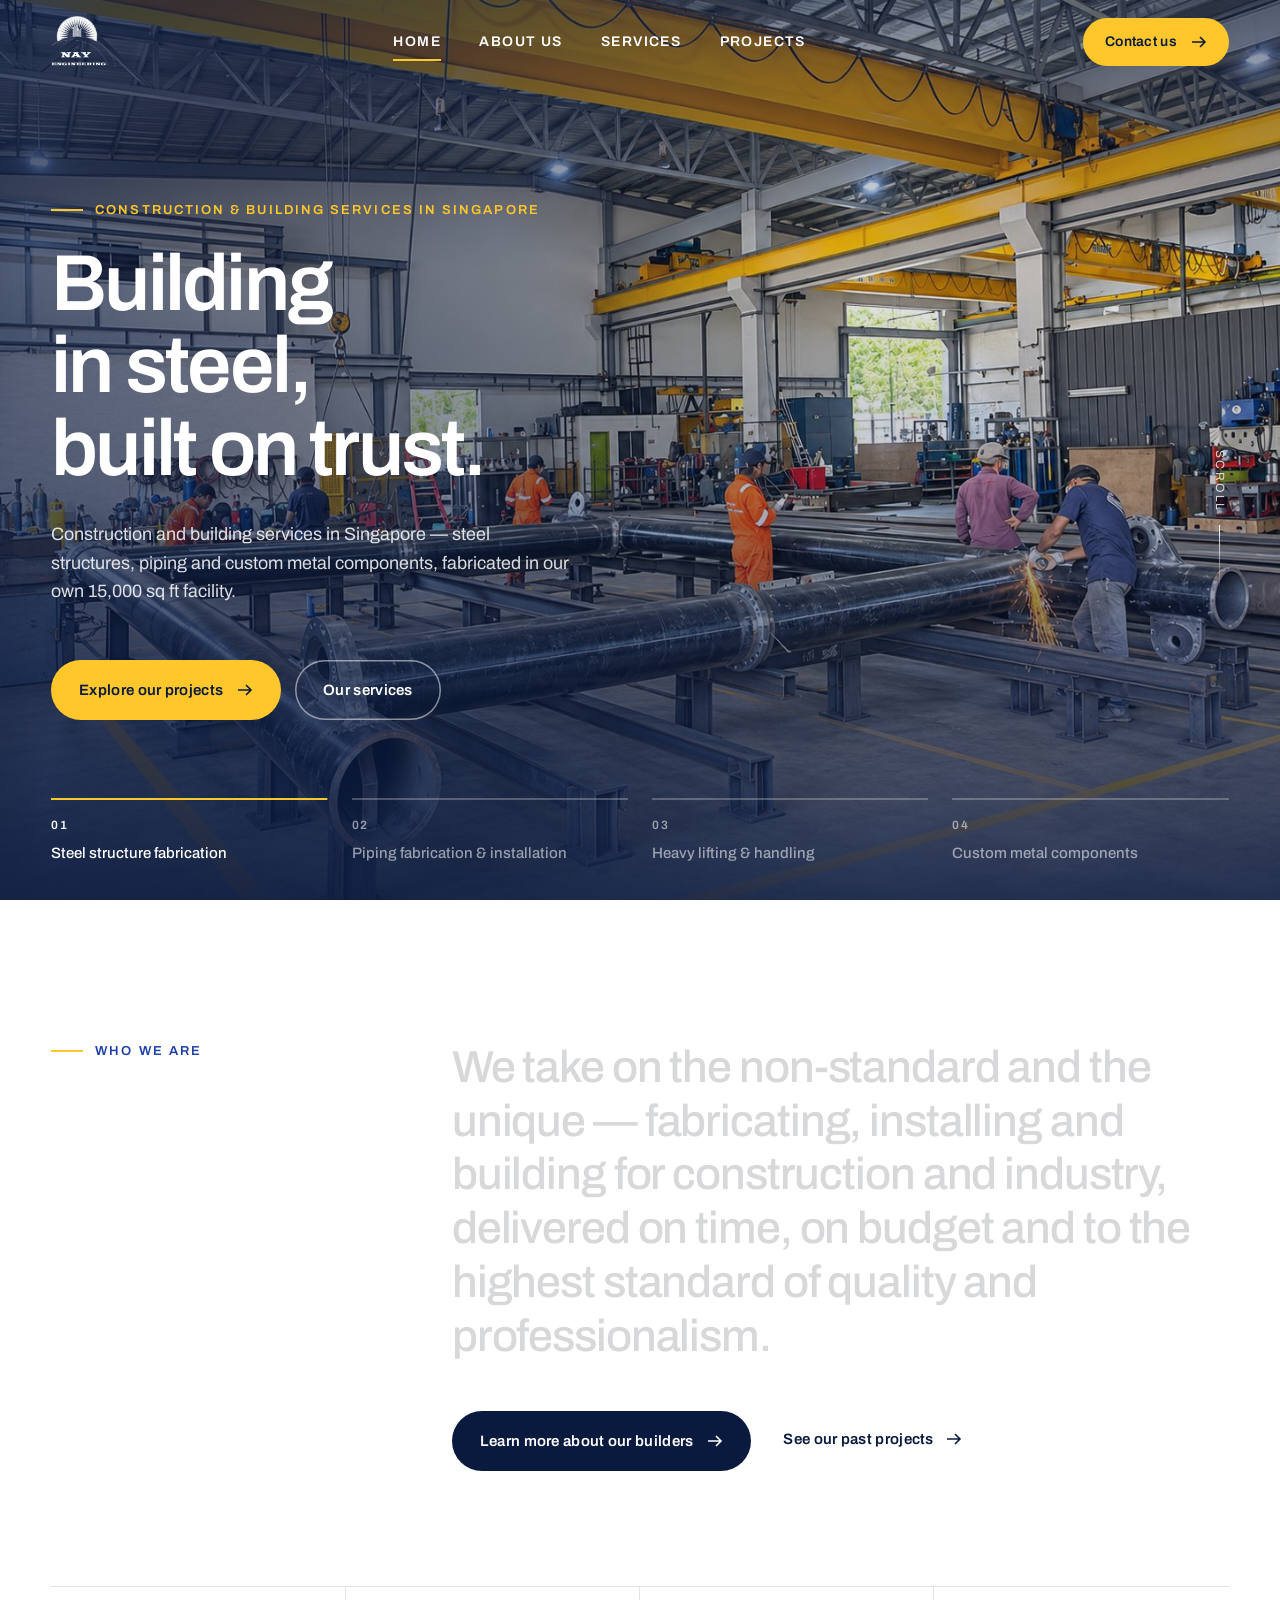
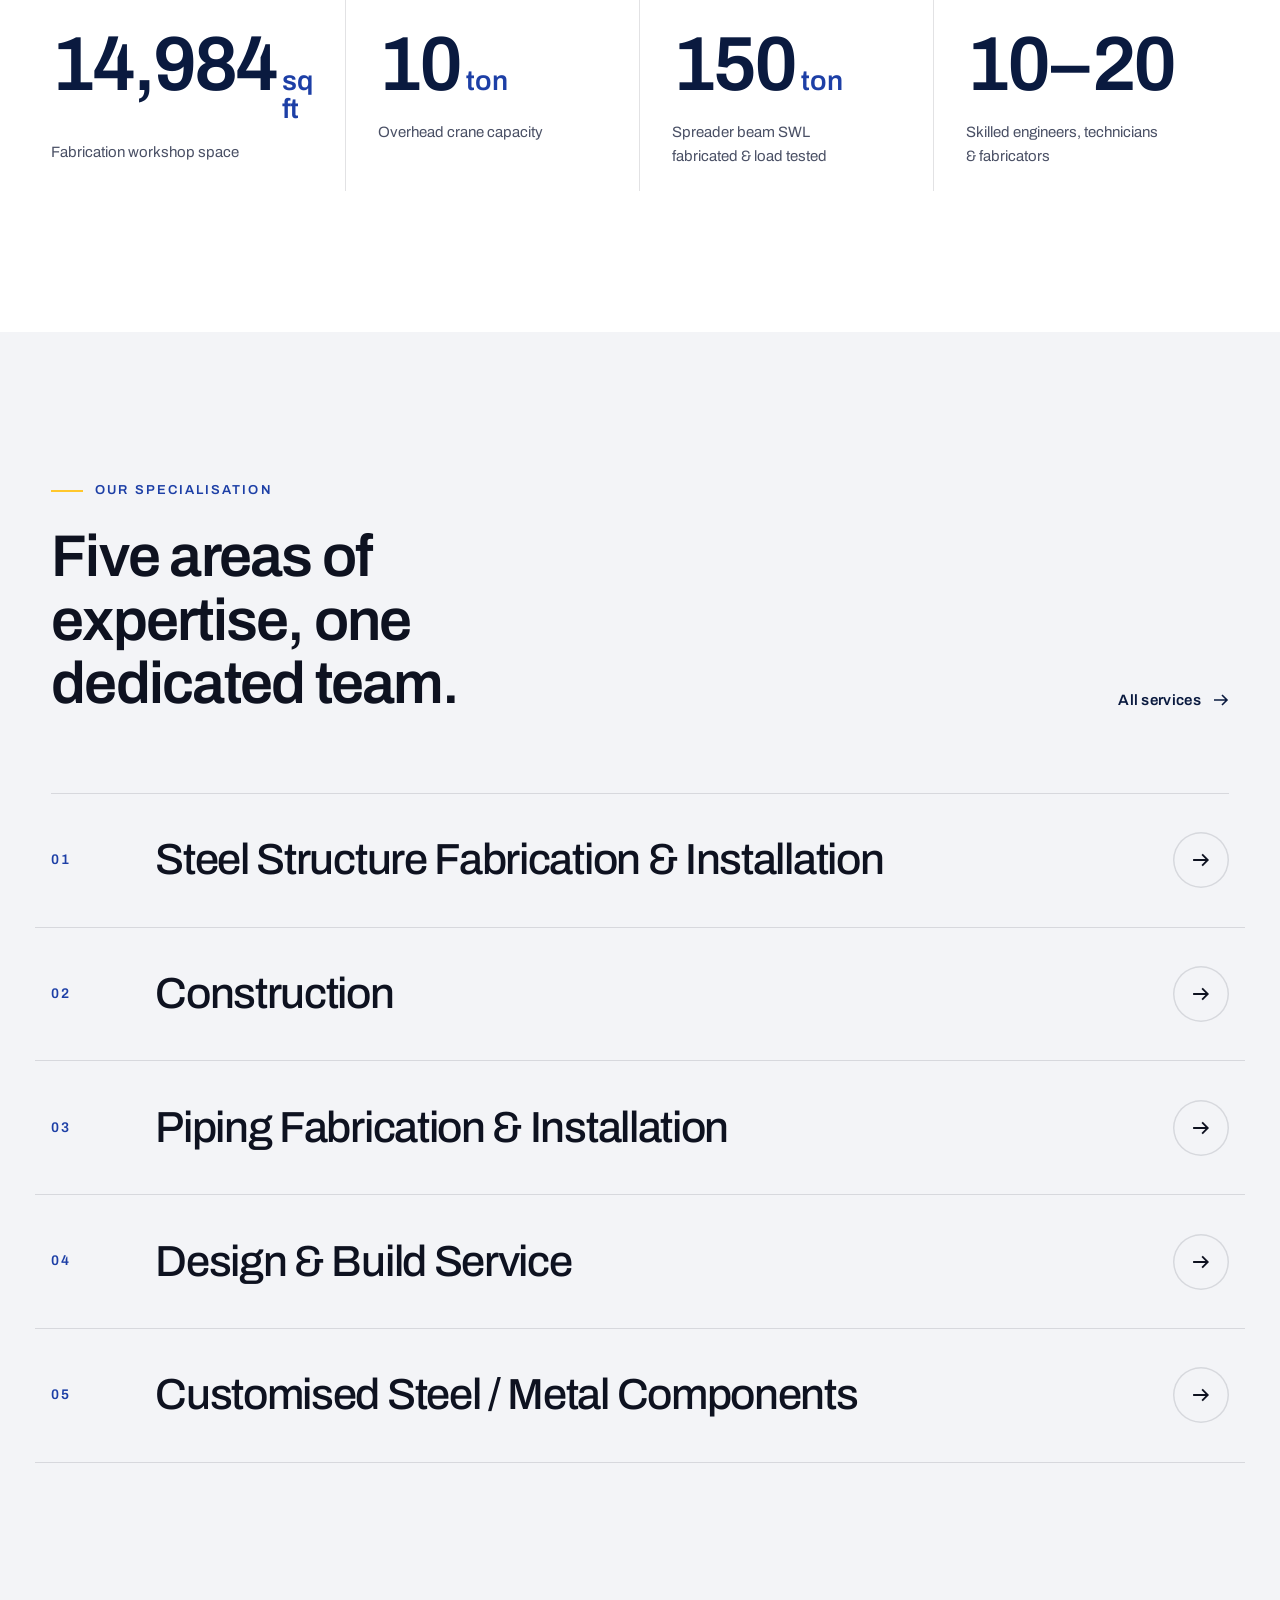
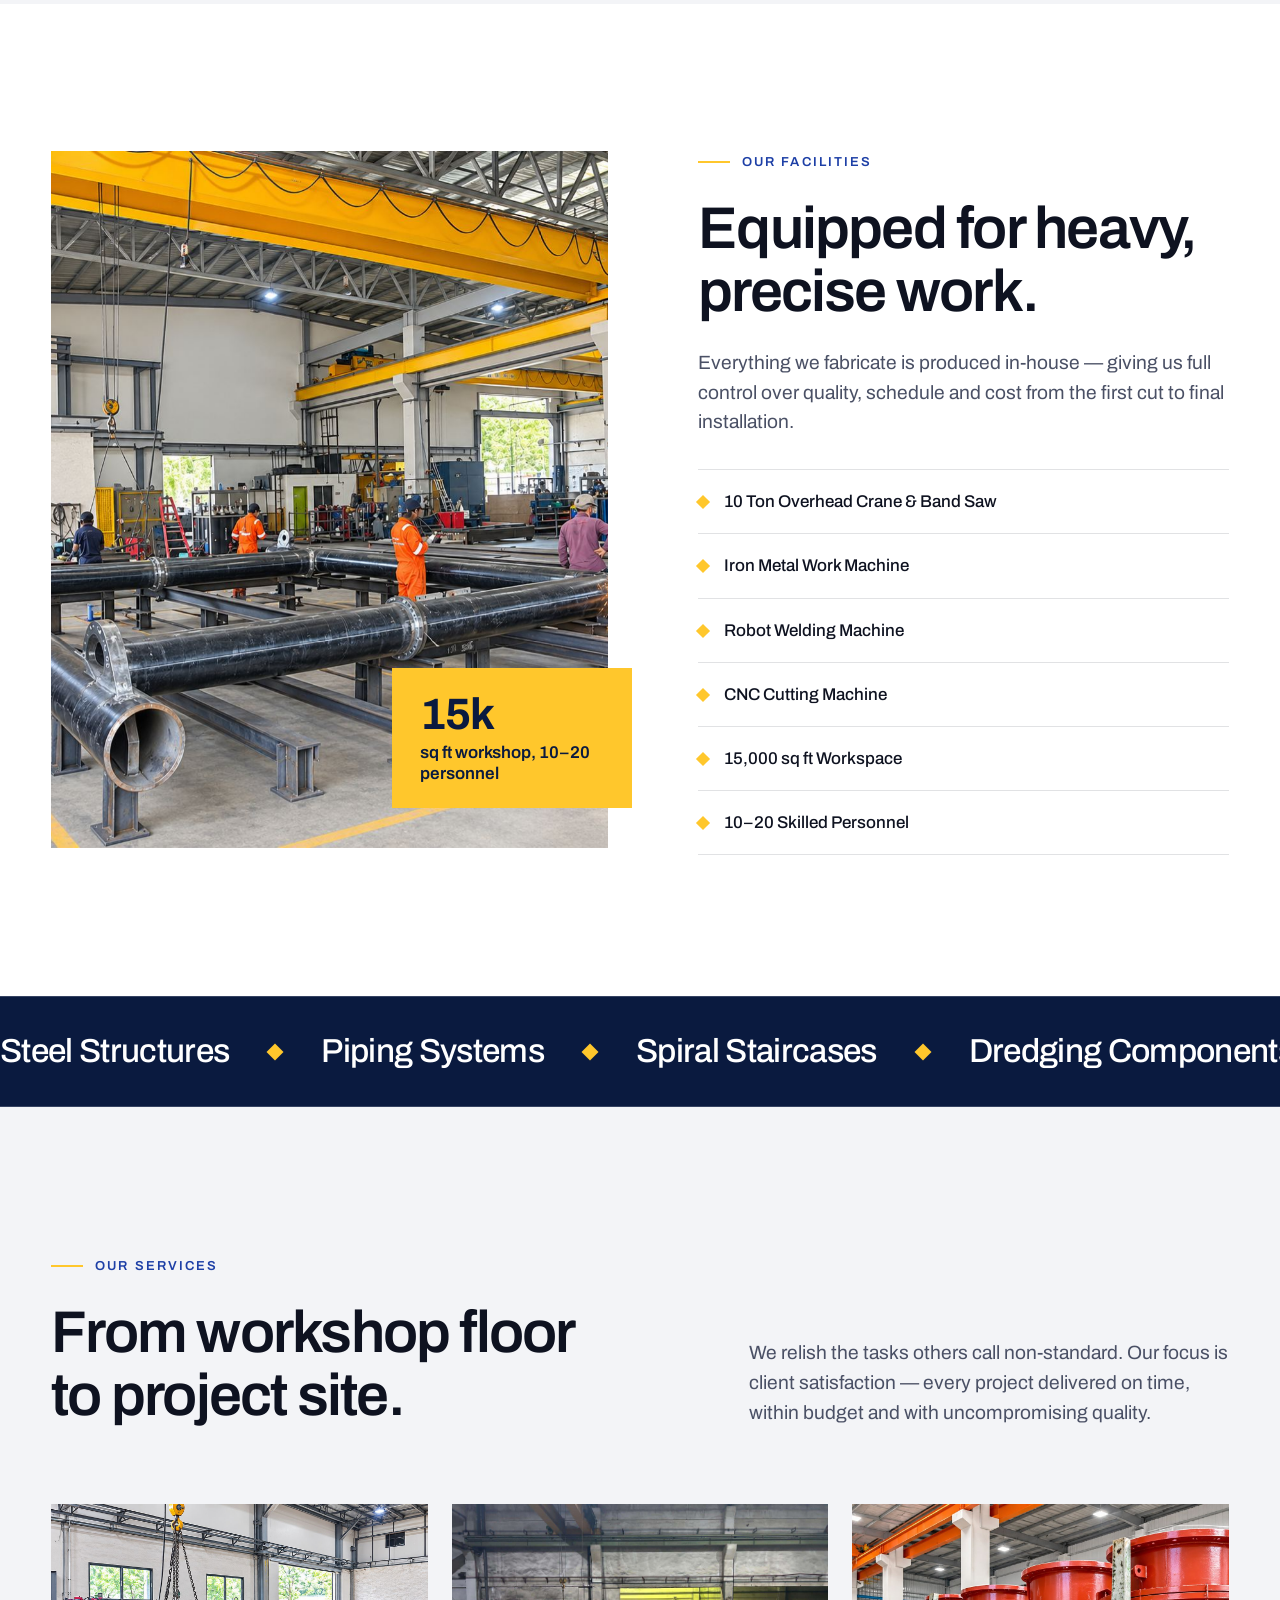
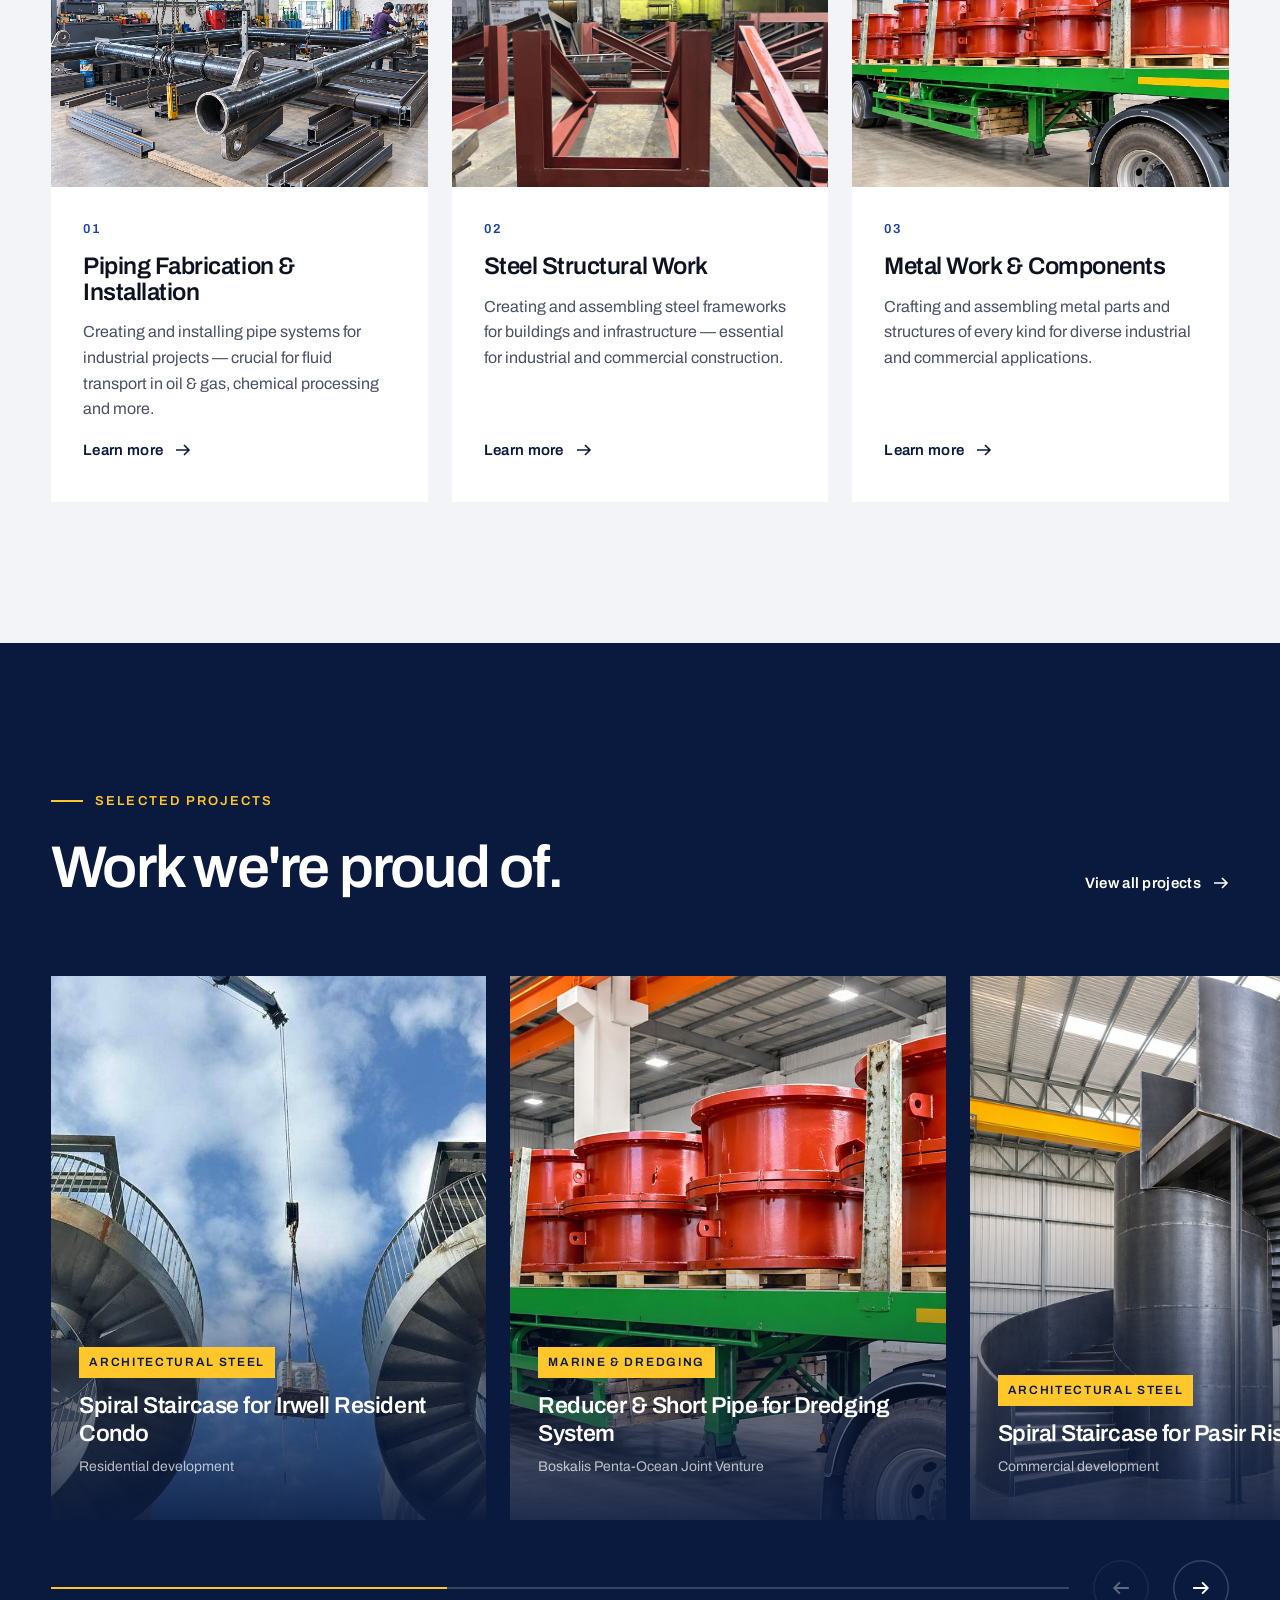
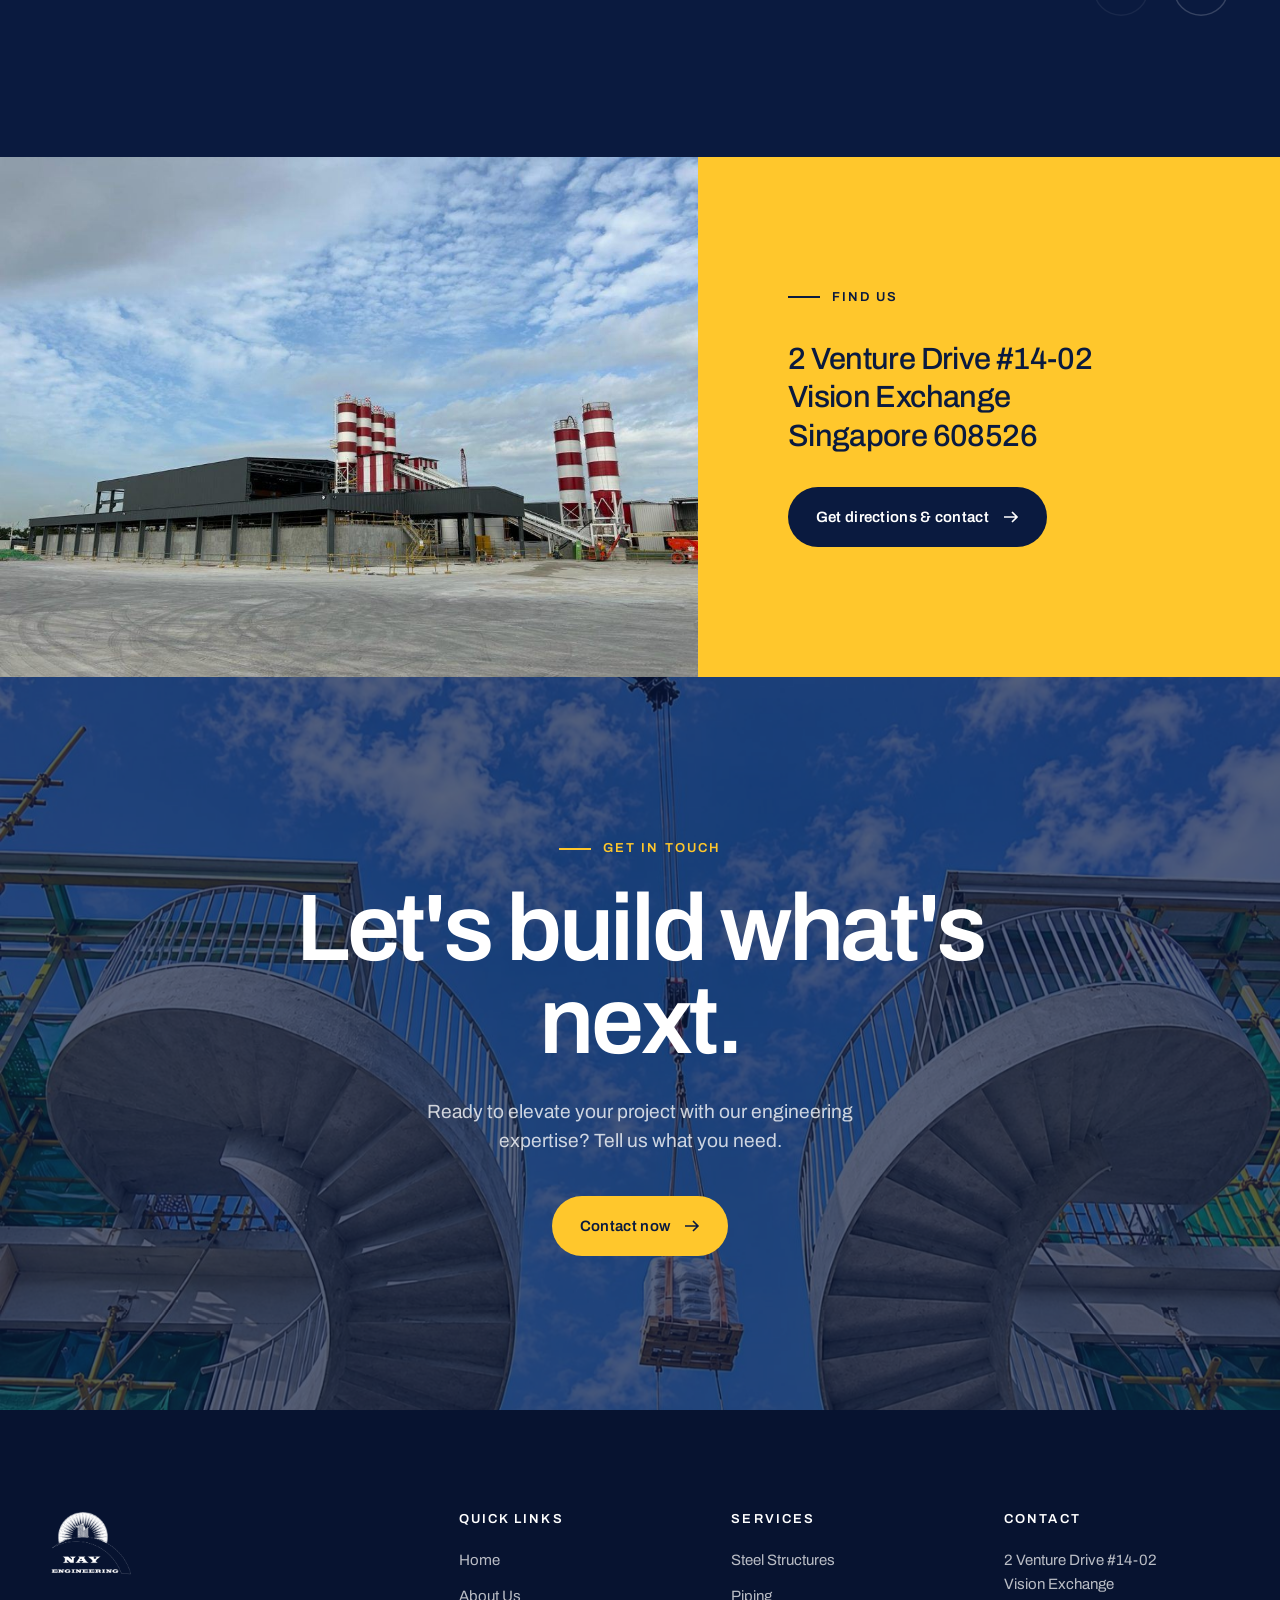
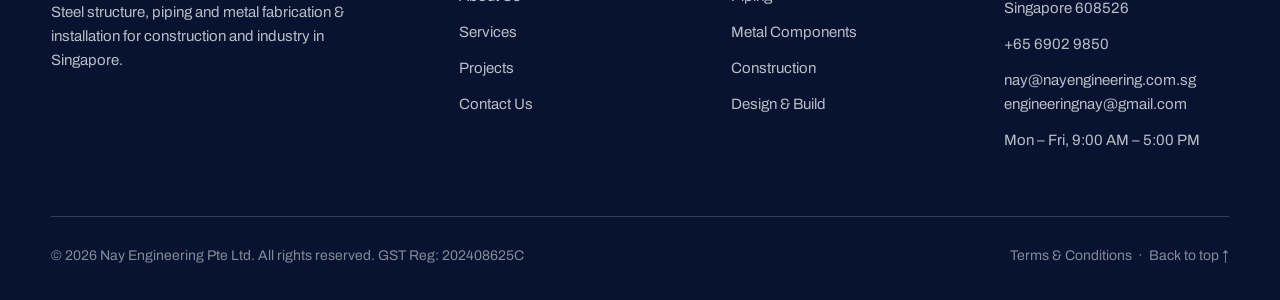
<file: index.html>
<!doctype html>
<html lang="en">
<head>
  <meta charset="utf-8">
  <meta name="viewport" content="width=device-width, initial-scale=1">
  <title>Nay Engineering — Steel, Piping & Construction Services in Singapore</title>
  <meta name="description" content="Nay Engineering Pte Ltd: steel structure fabrication & installation, piping, construction, design & build and customised metal components in Singapore.">
  <link rel="icon" href="public/img/logo.png">
  <link rel="preconnect" href="https://fonts.googleapis.com">
  <link rel="preconnect" href="https://fonts.gstatic.com" crossorigin>
  <link href="https://fonts.googleapis.com/css2?family=Archivo:wght@400;500;600;700&display=swap" rel="stylesheet">
  <link rel="stylesheet" href="assets/css/style.css">
</head>
<body data-page="home">

<main>
  <!-- ============ HERO ============ -->
  <section class="hero" style="--n:4" aria-label="Introduction">
    <div class="hero__slide is-active"><img src="public/img/hero-workshop.jpg" alt="Steel fabrication workshop with overhead crane"></div>
    <div class="hero__slide"><img src="public/img/hero-pipe.jpg" alt="Industrial pipe fabrication in progress" loading="lazy"></div>
    <div class="hero__slide"><img src="public/img/hero-crane.jpg" alt="Overhead crane lifting steel frames" loading="lazy"></div>
    <div class="hero__slide"><img src="public/img/hero-rigging.jpg" alt="Fabricated stainless assemblies being rigged" loading="lazy"></div>

    <div class="container hero__content">
      <p class="eyebrow">Construction &amp; Building Services in Singapore</p>
      <h1 class="h-xl hero__title">
        <span class="line"><span>Building</span></span>
        <span class="line"><span>in steel,</span></span>
        <span class="line"><span>built on trust.</span></span>
      </h1>
      <p class="hero__sub">Construction and building services in Singapore — steel structures, piping and custom metal components, fabricated in our own 15,000 sq ft facility.</p>
      <div class="hero__ctas">
        <a class="btn btn--sun" href="projects.html">Explore our projects <svg class="arrow" width="16" height="16" viewBox="0 0 16 16" fill="none"><path d="M1 8h13M9 3l5 5-5 5" stroke="currentColor" stroke-width="1.6"/></svg></a>
        <a class="btn btn--ghost" href="services.html">Our services</a>
      </div>
    </div>

    <div class="hero__tabs">
      <div class="container">
        <button class="hero__tab"><span class="hero__tab-bar"><i></i></span><span class="hero__tab-num">01</span><span class="hero__tab-label">Steel structure fabrication</span></button>
        <button class="hero__tab"><span class="hero__tab-bar"><i></i></span><span class="hero__tab-num">02</span><span class="hero__tab-label">Piping fabrication &amp; installation</span></button>
        <button class="hero__tab"><span class="hero__tab-bar"><i></i></span><span class="hero__tab-num">03</span><span class="hero__tab-label">Heavy lifting &amp; handling</span></button>
        <button class="hero__tab"><span class="hero__tab-bar"><i></i></span><span class="hero__tab-num">04</span><span class="hero__tab-label">Custom metal components</span></button>
      </div>
    </div>
    <div class="scroll-cue">Scroll</div>
  </section>

  <!-- ============ INTRO ============ -->
  <section class="section">
    <div class="container intro-grid">
      <p class="eyebrow reveal">Who we are</p>
      <div>
        <p class="highlight-text">We take on the <em>non-standard and the unique</em> — fabricating, installing and building for construction and industry, delivered <em>on time, on budget</em> and to the highest standard of quality and professionalism.</p>
        <div class="intro-foot reveal">
          <a class="btn btn--navy" href="about.html">Learn more about our builders <svg class="arrow" width="16" height="16" viewBox="0 0 16 16" fill="none"><path d="M1 8h13M9 3l5 5-5 5" stroke="currentColor" stroke-width="1.6"/></svg></a>
          <a class="link-arrow" href="projects.html">See our past projects <svg class="arrow" width="16" height="16" viewBox="0 0 16 16" fill="none"><path d="M1 8h13M9 3l5 5-5 5" stroke="currentColor" stroke-width="1.6"/></svg></a>
        </div>
      </div>
    </div>

    <div class="container" style="margin-top:clamp(72px,9vw,128px)">
      <div class="figures">
        <div class="figure reveal"><div class="figure__num"><span data-count="15000">15,000</span><small>sq ft</small></div><p class="figure__label">Fabrication workshop space</p></div>
        <div class="figure reveal" style="--d:.1s"><div class="figure__num"><span data-count="10">10</span><small>ton</small></div><p class="figure__label">Overhead crane capacity</p></div>
        <div class="figure reveal" style="--d:.2s"><div class="figure__num"><span data-count="150">150</span><small>ton</small></div><p class="figure__label">Spreader beam SWL fabricated &amp; load tested</p></div>
        <div class="figure reveal" style="--d:.3s"><div class="figure__num">10–<span data-count="20">20</span></div><p class="figure__label">Skilled engineers, technicians &amp; fabricators</p></div>
      </div>
    </div>
  </section>

  <!-- ============ SPECIALISATION ============ -->
  <section class="section section--mist">
    <div class="container">
      <div class="s-head">
        <div>
          <p class="eyebrow reveal">Our specialisation</p>
          <h2 class="h-lg reveal">Five areas of expertise, one dedicated team.</h2>
        </div>
        <a class="link-arrow reveal" href="services.html">All services <svg class="arrow" width="16" height="16" viewBox="0 0 16 16" fill="none"><path d="M1 8h13M9 3l5 5-5 5" stroke="currentColor" stroke-width="1.6"/></svg></a>
      </div>
      <div class="xlist">
        <a class="xlist__item reveal" href="services.html#steel" data-img="cradle-2.jpg"><span class="xlist__num">01</span><span class="xlist__title">Steel Structure Fabrication &amp; Installation</span><span class="xlist__arrow"><svg width="18" height="18" viewBox="0 0 16 16" fill="none"><path d="M1 8h13M9 3l5 5-5 5" stroke="currentColor" stroke-width="1.6"/></svg></span></a>
        <a class="xlist__item reveal" href="services.html#construction" data-img="construction-site.jpg"><span class="xlist__num">02</span><span class="xlist__title">Construction</span><span class="xlist__arrow"><svg width="18" height="18" viewBox="0 0 16 16" fill="none"><path d="M1 8h13M9 3l5 5-5 5" stroke="currentColor" stroke-width="1.6"/></svg></span></a>
        <a class="xlist__item reveal" href="services.html#piping" data-img="piping-giant.jpg"><span class="xlist__num">03</span><span class="xlist__title">Piping Fabrication &amp; Installation</span><span class="xlist__arrow"><svg width="18" height="18" viewBox="0 0 16 16" fill="none"><path d="M1 8h13M9 3l5 5-5 5" stroke="currentColor" stroke-width="1.6"/></svg></span></a>
        <a class="xlist__item reveal" href="services.html#design-build" data-img="pasirris-hd-2.jpg"><span class="xlist__num">04</span><span class="xlist__title">Design &amp; Build Service</span><span class="xlist__arrow"><svg width="18" height="18" viewBox="0 0 16 16" fill="none"><path d="M1 8h13M9 3l5 5-5 5" stroke="currentColor" stroke-width="1.6"/></svg></span></a>
        <a class="xlist__item reveal" href="services.html#metal" data-img="stainless-hd.jpg"><span class="xlist__num">05</span><span class="xlist__title">Customised Steel / Metal Components</span><span class="xlist__arrow"><svg width="18" height="18" viewBox="0 0 16 16" fill="none"><path d="M1 8h13M9 3l5 5-5 5" stroke="currentColor" stroke-width="1.6"/></svg></span></a>
      </div>
    </div>
  </section>

  <!-- ============ FACILITIES ============ -->
  <section class="section">
    <div class="container split">
      <div class="split__media">
        <div class="img-reveal parallax" style="height:100%"><img src="public/img/hero-workshop.jpg" alt="Inside the Nay Engineering fabrication workshop" loading="lazy"></div>
        <div class="split__media-badge reveal" style="--d:.4s"><strong>15k</strong>sq ft workshop, 10–20 personnel</div>
      </div>
      <div>
        <p class="eyebrow reveal">Our facilities</p>
        <h2 class="h-lg reveal">Equipped for heavy, precise work.</h2>
        <p class="lead reveal" style="margin-top:24px">Everything we fabricate is produced in-house — giving us full control over quality, schedule and cost from the first cut to final installation.</p>
        <ul class="checklist">
          <li class="reveal">10 Ton Overhead Crane &amp; Band Saw</li>
          <li class="reveal" style="--d:.05s">Iron Metal Work Machine</li>
          <li class="reveal" style="--d:.1s">Robot Welding Machine</li>
          <li class="reveal" style="--d:.15s">CNC Cutting Machine</li>
          <li class="reveal" style="--d:.2s">15,000 sq ft Workspace</li>
          <li class="reveal" style="--d:.25s">10–20 Skilled Personnel</li>
        </ul>
      </div>
    </div>
  </section>

  <div class="marquee" aria-hidden="true">
    <div class="marquee__track">
      <span>Steel Structures</span><span>Piping Systems</span><span>Spiral Staircases</span><span>Dredging Components</span><span>Stainless Fabrication</span><span>Design &amp; Build</span>
      <span>Steel Structures</span><span>Piping Systems</span><span>Spiral Staircases</span><span>Dredging Components</span><span>Stainless Fabrication</span><span>Design &amp; Build</span>
    </div>
  </div>

  <!-- ============ SERVICES ============ -->
  <section class="section section--mist">
    <div class="container">
      <div class="s-head">
        <div>
          <p class="eyebrow reveal">Our services</p>
          <h2 class="h-lg reveal">From workshop floor to project site.</h2>
        </div>
        <p class="lead reveal">We relish the tasks others call non-standard. Our focus is client satisfaction — every project delivered on time, within budget and with uncompromising quality.</p>
      </div>
      <div class="cards-3">
        <a class="scard reveal" href="services.html#piping">
          <div class="scard__media"><img src="public/img/hero-pipe.jpg" alt="Pipe fabrication" loading="lazy"></div>
          <div class="scard__body">
            <span class="scard__num">01</span>
            <h3>Piping Fabrication &amp; Installation</h3>
            <p>Creating and installing pipe systems for industrial projects — crucial for fluid transport in oil &amp; gas, chemical processing and more.</p>
            <span class="link-arrow">Learn more <svg class="arrow" width="16" height="16" viewBox="0 0 16 16" fill="none"><path d="M1 8h13M9 3l5 5-5 5" stroke="currentColor" stroke-width="1.6"/></svg></span>
          </div>
        </a>
        <a class="scard reveal" style="--d:.1s" href="services.html#steel">
          <div class="scard__media"><img src="public/img/cradle-1.jpg" alt="Fabricated steel frames" loading="lazy"></div>
          <div class="scard__body">
            <span class="scard__num">02</span>
            <h3>Steel Structural Work</h3>
            <p>Creating and assembling steel frameworks for buildings and infrastructure — essential for industrial and commercial construction.</p>
            <span class="link-arrow">Learn more <svg class="arrow" width="16" height="16" viewBox="0 0 16 16" fill="none"><path d="M1 8h13M9 3l5 5-5 5" stroke="currentColor" stroke-width="1.6"/></svg></span>
          </div>
        </a>
        <a class="scard reveal" style="--d:.2s" href="services.html#metal">
          <div class="scard__media"><img src="public/img/reducer-hd.jpg" alt="Fabricated reducers loaded for delivery" loading="lazy"></div>
          <div class="scard__body">
            <span class="scard__num">03</span>
            <h3>Metal Work &amp; Components</h3>
            <p>Crafting and assembling metal parts and structures of every kind for diverse industrial and commercial applications.</p>
            <span class="link-arrow">Learn more <svg class="arrow" width="16" height="16" viewBox="0 0 16 16" fill="none"><path d="M1 8h13M9 3l5 5-5 5" stroke="currentColor" stroke-width="1.6"/></svg></span>
          </div>
        </a>
      </div>
    </div>
  </section>

  <!-- ============ PROJECTS ============ -->
  <section class="section section--navy on-dark" style="overflow:hidden">
    <div class="container">
      <div class="s-head">
        <div>
          <p class="eyebrow reveal">Selected projects</p>
          <h2 class="h-lg reveal">Work we're proud of.</h2>
        </div>
        <a class="link-arrow reveal" href="projects.html">View all projects <svg class="arrow" width="16" height="16" viewBox="0 0 16 16" fill="none"><path d="M1 8h13M9 3l5 5-5 5" stroke="currentColor" stroke-width="1.6"/></svg></a>
      </div>
    </div>
    <div class="carousel reveal">
      <div class="carousel__track" id="home-projects"></div>
      <div class="container carousel__ui">
        <div class="carousel__progress"><i></i></div>
        <button class="round-btn" data-dir="-1" aria-label="Previous projects"><svg width="18" height="18" viewBox="0 0 16 16" fill="none"><path d="M15 8H2M7 3L2 8l5 5" stroke="currentColor" stroke-width="1.6"/></svg></button>
        <button class="round-btn" data-dir="1" aria-label="Next projects"><svg width="18" height="18" viewBox="0 0 16 16" fill="none"><path d="M1 8h13M9 3l5 5-5 5" stroke="currentColor" stroke-width="1.6"/></svg></button>
      </div>
    </div>
  </section>

  <!-- ============ LOCATION ============ -->
  <section class="locband">
    <div class="locband__media img-reveal"><img src="public/img/precast-yard.jpg" alt="Industrial yard in Singapore" loading="lazy"></div>
    <div class="locband__body">
      <p class="eyebrow reveal">Find us</p>
      <address class="reveal">2 Venture Drive #14-02<br>Vision Exchange<br>Singapore 608526</address>
      <div class="reveal"><a class="btn btn--navy" href="contact.html">Get directions &amp; contact <svg class="arrow" width="16" height="16" viewBox="0 0 16 16" fill="none"><path d="M1 8h13M9 3l5 5-5 5" stroke="currentColor" stroke-width="1.6"/></svg></a></div>
    </div>
  </section>

  <!-- ============ CTA ============ -->
  <section class="cta">
    <div class="cta__bg" data-parallax=".15"><img src="public/img/hero-staircase.jpg" alt="" loading="lazy"></div>
    <div class="container">
      <p class="eyebrow reveal">Get in touch</p>
      <h2 class="h-xl reveal">Let's build what's next.</h2>
      <p class="lead reveal">Ready to elevate your project with our engineering expertise? Tell us what you need.</p>
      <a class="btn btn--sun reveal" href="contact.html">Contact now <svg class="arrow" width="16" height="16" viewBox="0 0 16 16" fill="none"><path d="M1 8h13M9 3l5 5-5 5" stroke="currentColor" stroke-width="1.6"/></svg></a>
    </div>
  </section>
</main>

<script src="assets/js/data.js"></script>
<script src="assets/js/main.js"></script>
</body>
</html>
</file>
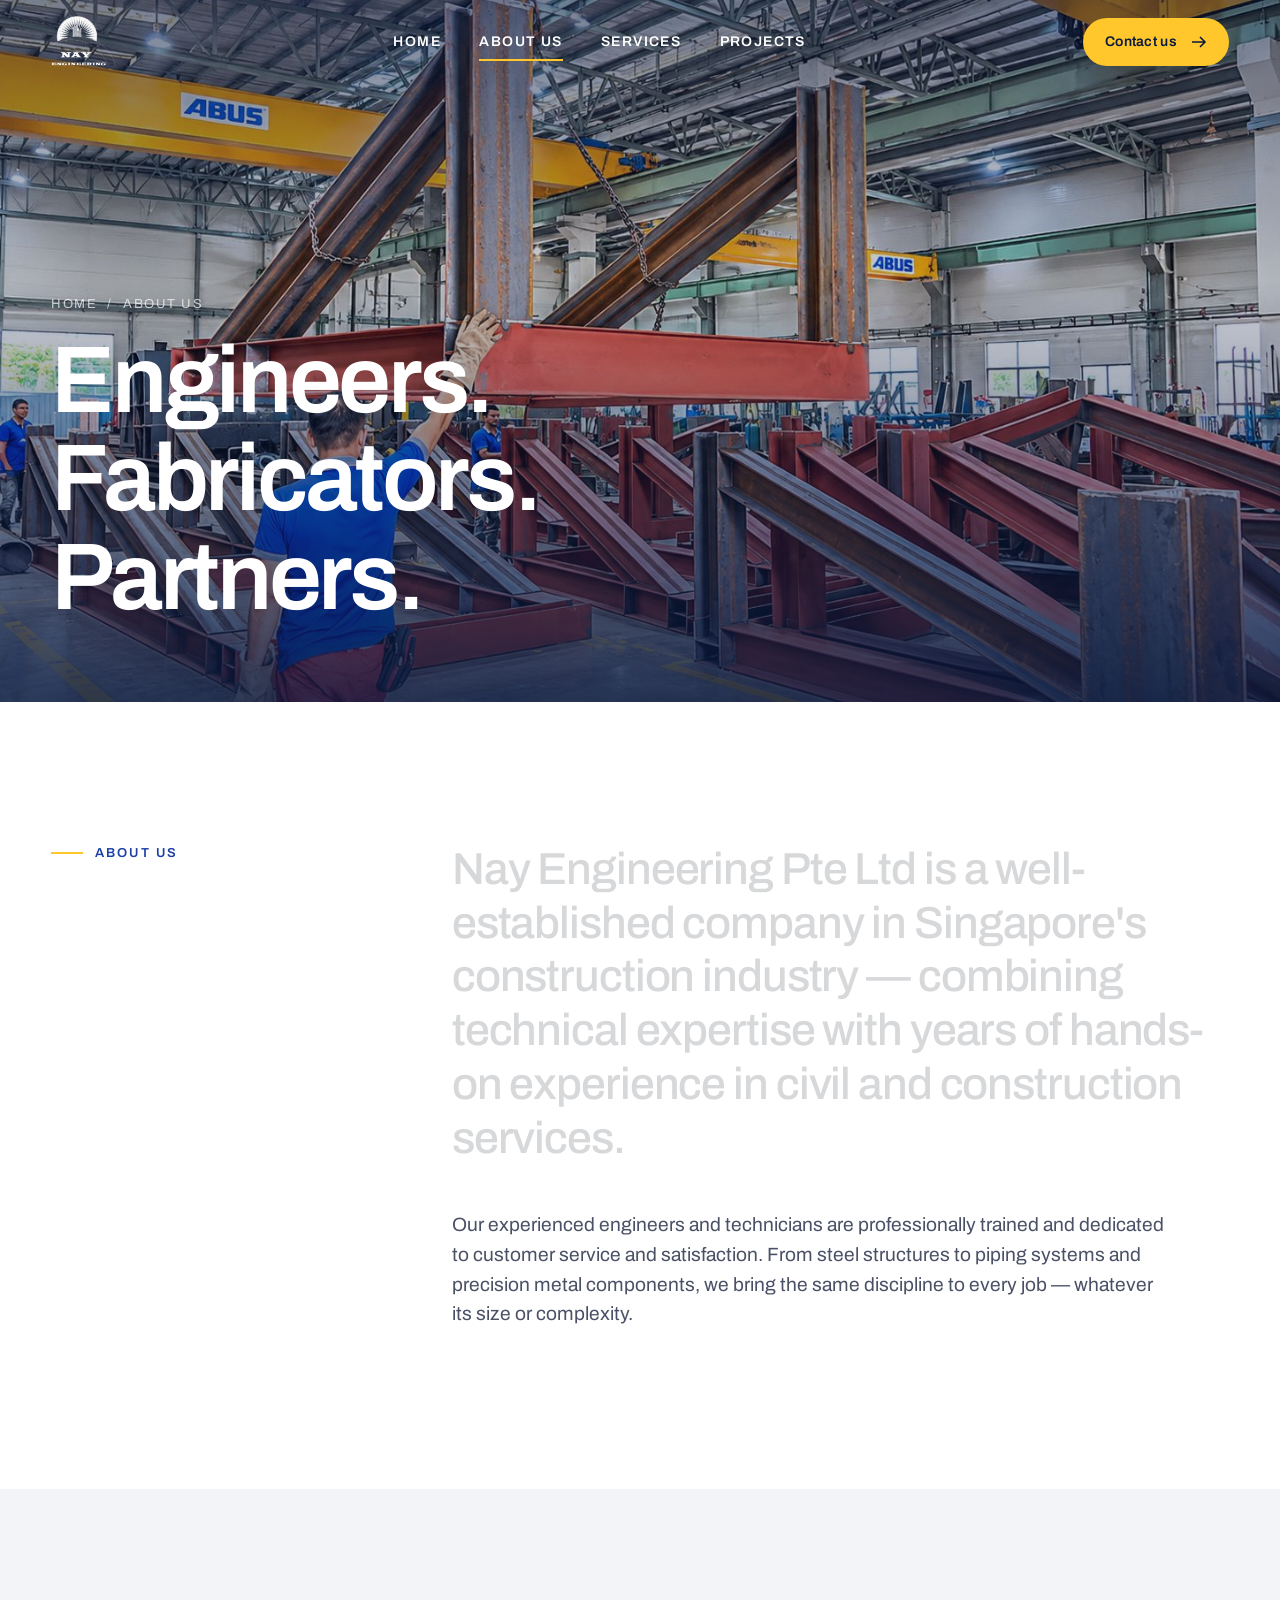
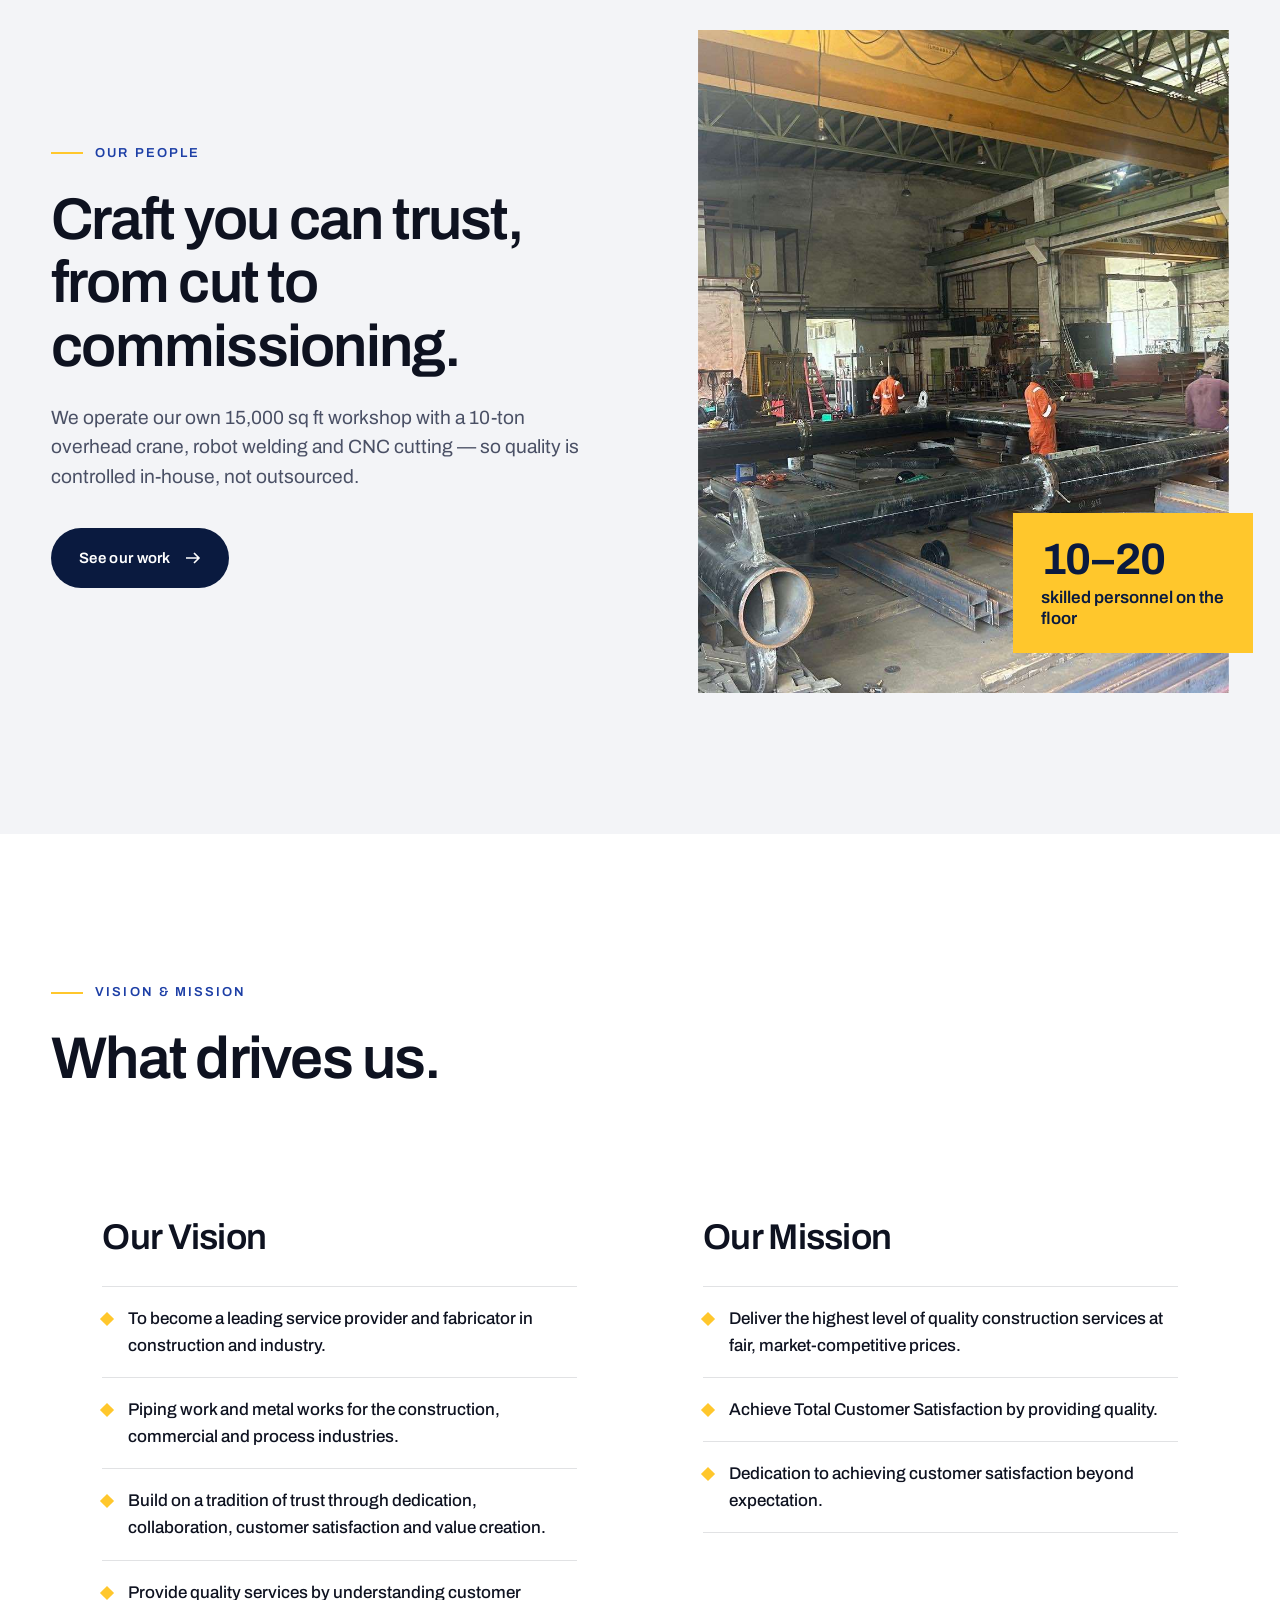
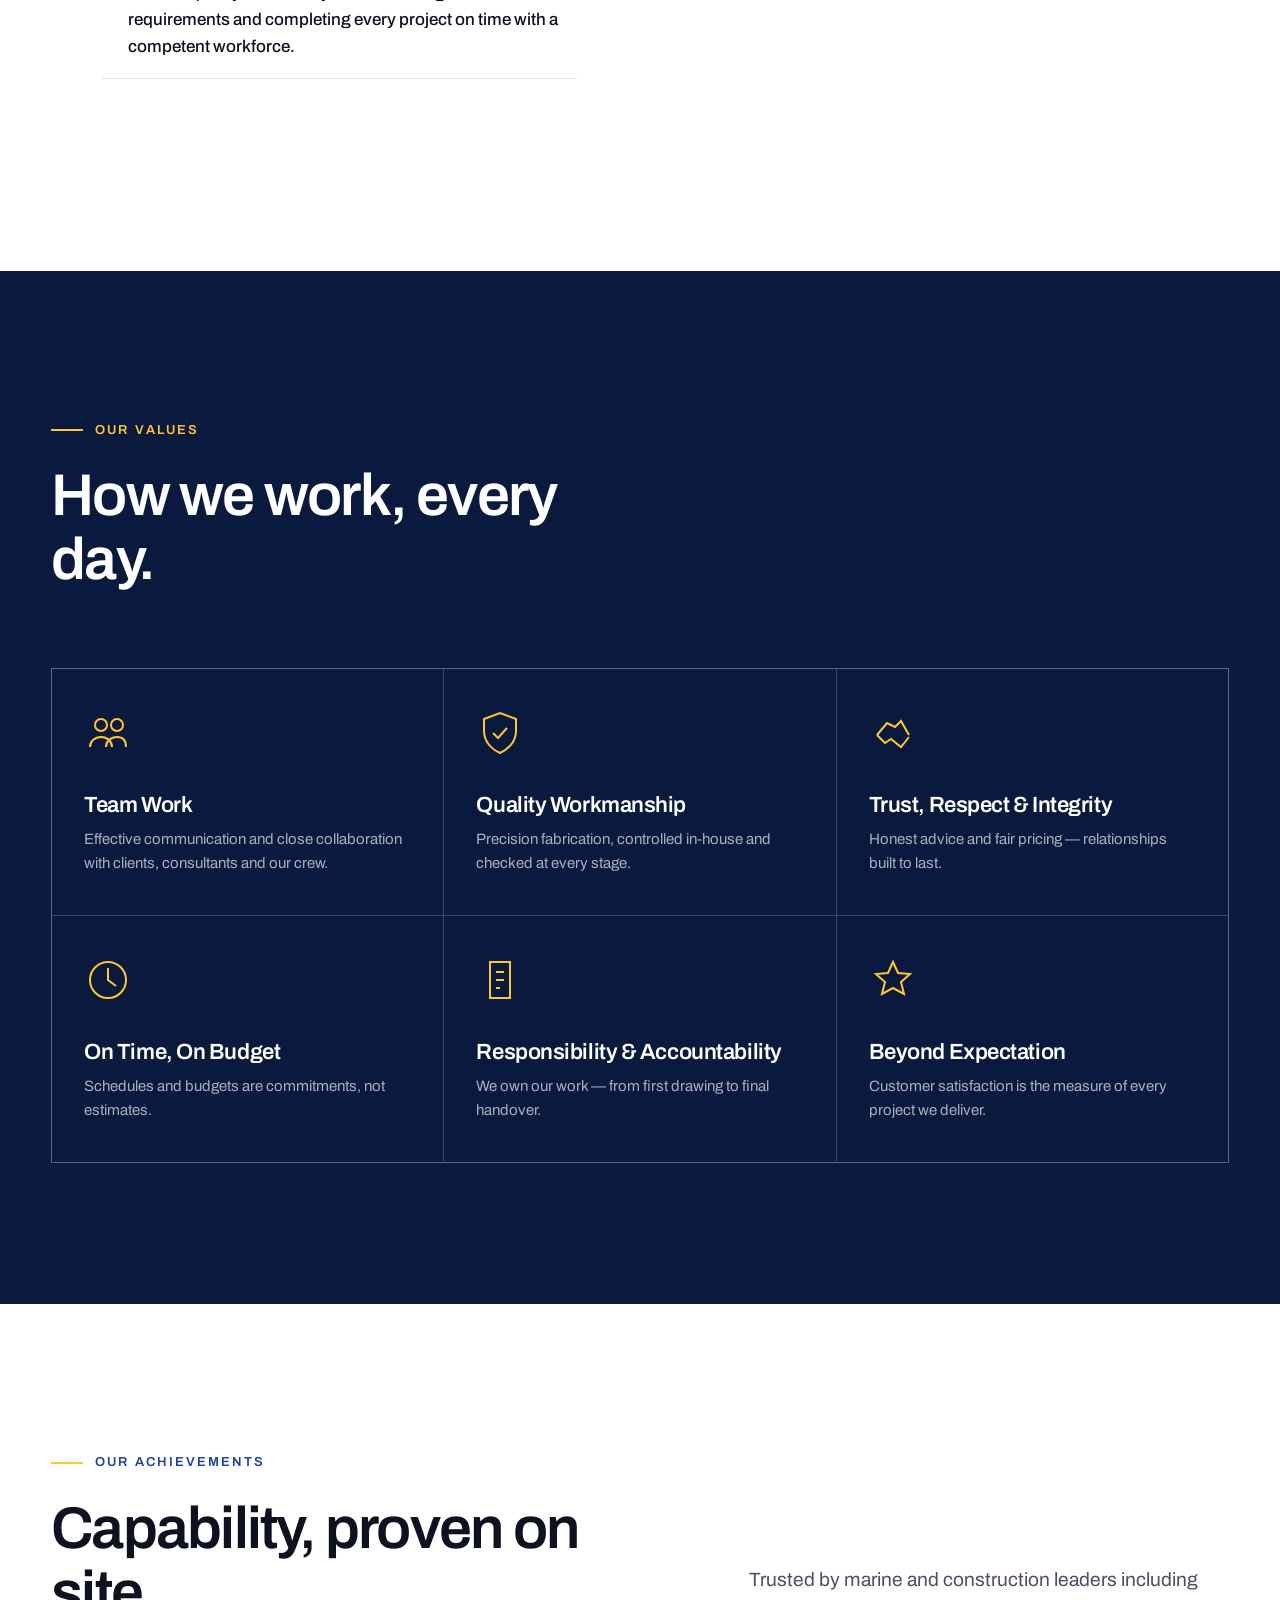
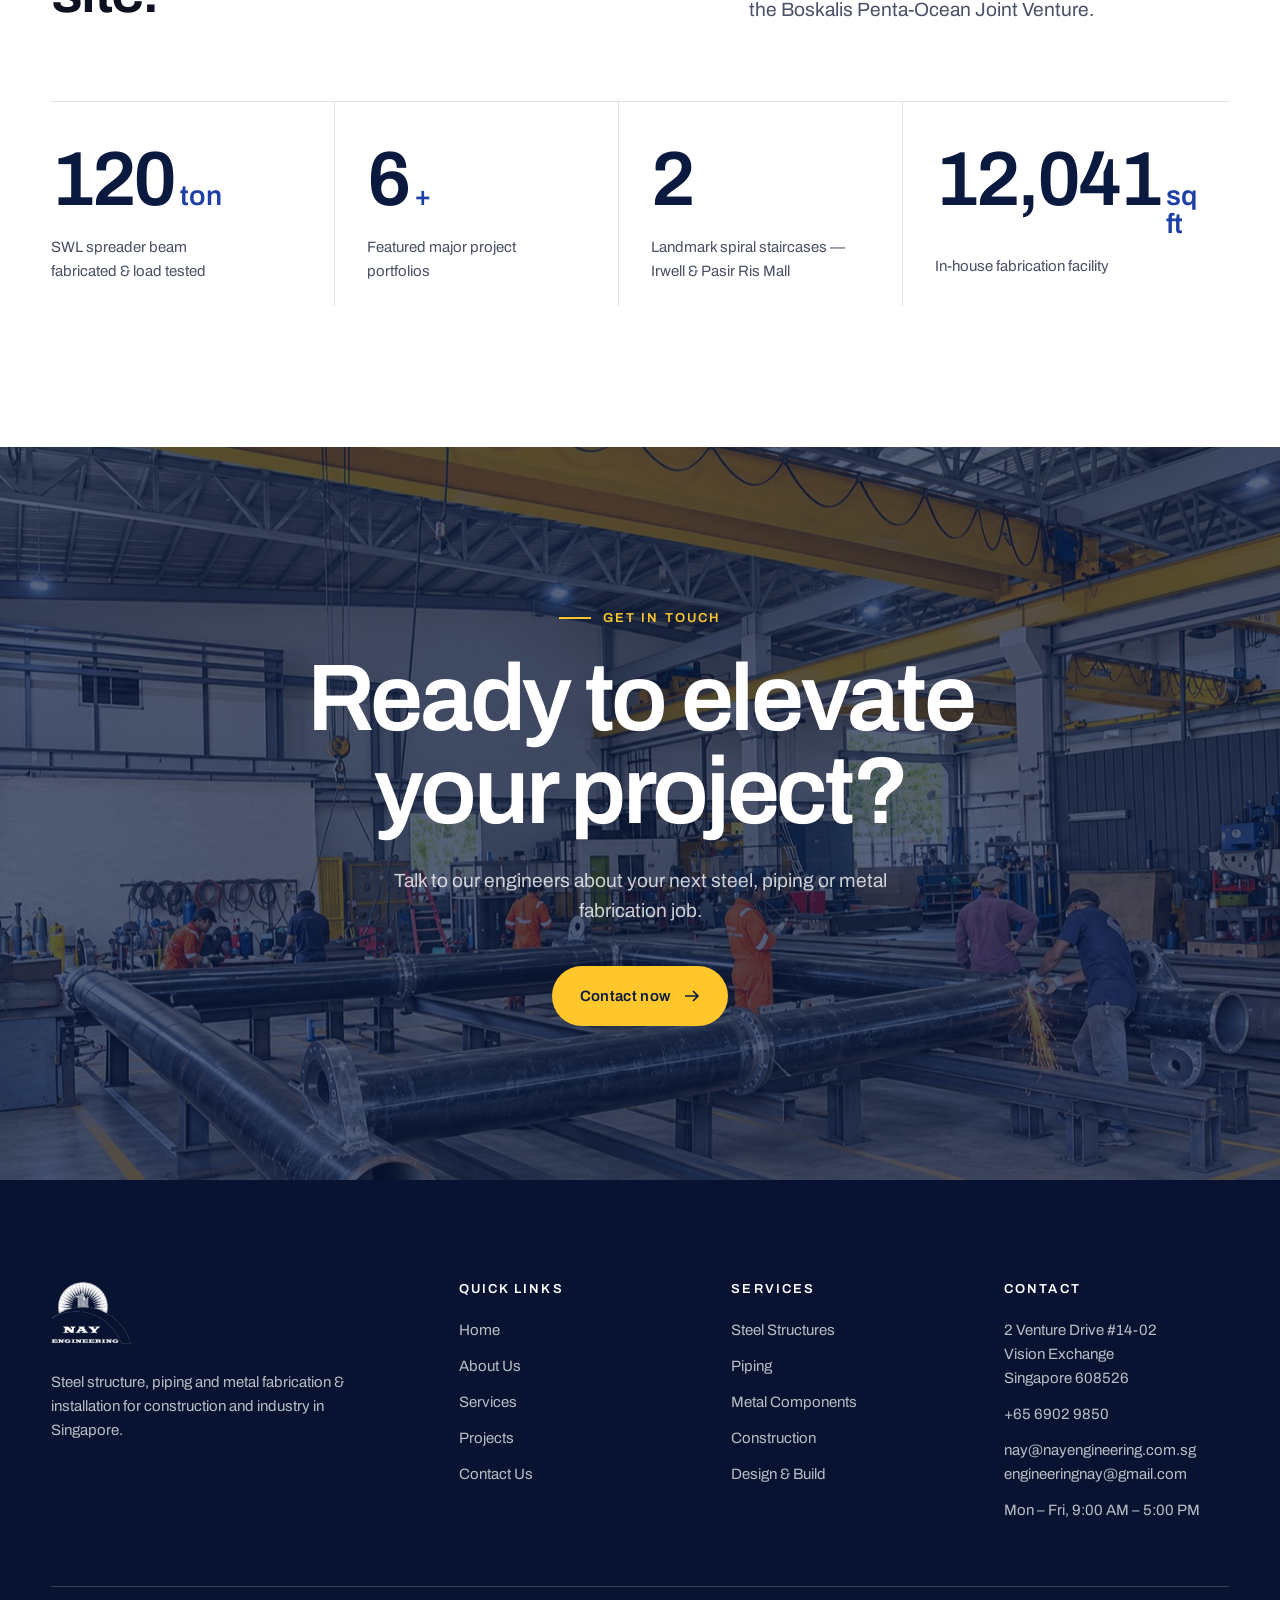
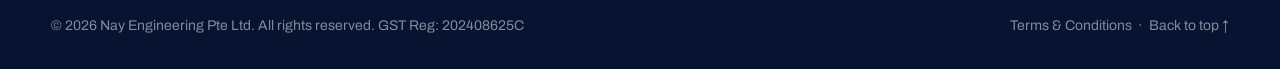
<file: about.html>
<!doctype html>
<html lang="en">
<head>
  <meta charset="utf-8">
  <meta name="viewport" content="width=device-width, initial-scale=1">
  <title>About Us — Nay Engineering</title>
  <meta name="description" content="Nay Engineering Pte Ltd is a well-established Singapore construction and engineering company with experienced, professionally trained engineers and technicians.">
  <link rel="icon" href="public/img/logo.png">
  <link rel="preconnect" href="https://fonts.googleapis.com">
  <link rel="preconnect" href="https://fonts.gstatic.com" crossorigin>
  <link href="https://fonts.googleapis.com/css2?family=Archivo:wght@400;500;600;700&display=swap" rel="stylesheet">
  <link rel="stylesheet" href="assets/css/style.css">
</head>
<body data-page="about">

<main>
  <section class="page-hero">
    <div class="page-hero__img" data-parallax=".2"><img src="public/img/hero-crane.jpg" alt="Steel frames lifted by overhead crane in the workshop"></div>
    <div class="container page-hero__content">
      <nav class="crumbs" aria-label="Breadcrumb"><a href="index.html">Home</a><span>/</span><span>About us</span></nav>
      <h1 class="h-xl">
        <span class="line"><span>Engineers.</span></span>
        <span class="line"><span>Fabricators.</span></span>
        <span class="line"><span>Partners.</span></span>
      </h1>
    </div>
  </section>

  <!-- Intro -->
  <section class="section">
    <div class="container intro-grid">
      <p class="eyebrow reveal">About us</p>
      <div>
        <p class="highlight-text"><em>Nay Engineering Pte Ltd</em> is a well-established company in Singapore's construction industry — combining technical expertise with years of hands-on experience in <em>civil and construction services.</em></p>
        <p class="lead reveal" style="margin-top:40px;max-width:720px">Our experienced engineers and technicians are professionally trained and dedicated to customer service and satisfaction. From steel structures to piping systems and precision metal components, we bring the same discipline to every job — whatever its size or complexity.</p>
      </div>
    </div>
  </section>

  <!-- Split: team -->
  <section class="section section--mist">
    <div class="container split split--rev">
      <div class="split__media">
        <div class="img-reveal" style="height:100%"><img src="public/img/spreader-2.jpg" alt="Our team fabricating a tubular spreader beam" loading="lazy"></div>
        <div class="split__media-badge reveal" style="--d:.4s"><strong>10–20</strong>skilled personnel on the floor</div>
      </div>
      <div>
        <p class="eyebrow reveal">Our people</p>
        <h2 class="h-lg reveal">Craft you can trust, from cut to commissioning.</h2>
        <p class="lead reveal" style="margin-top:24px">We operate our own 15,000 sq ft workshop with a 10-ton overhead crane, robot welding and CNC cutting — so quality is controlled in-house, not outsourced.</p>
        <div class="reveal" style="margin-top:36px"><a class="btn btn--navy" href="projects.html">See our work <svg class="arrow" width="16" height="16" viewBox="0 0 16 16" fill="none"><path d="M1 8h13M9 3l5 5-5 5" stroke="currentColor" stroke-width="1.6"/></svg></a></div>
      </div>
    </div>
  </section>

  <!-- Vision & Mission -->
  <section class="section">
    <div class="container">
      <div class="s-head">
        <div>
          <p class="eyebrow reveal">Vision &amp; mission</p>
          <h2 class="h-lg reveal">What drives us.</h2>
        </div>
      </div>
      <div class="vm-grid">
        <div class="vm-card section--mist reveal">
          <h3>Our Vision</h3>
          <ul class="checklist">
            <li>To become a leading service provider and fabricator in construction and industry.</li>
            <li>Piping work and metal works for the construction, commercial and process industries.</li>
            <li>Build on a tradition of trust through dedication, collaboration, customer satisfaction and value creation.</li>
            <li>Provide quality services by understanding customer requirements and completing every project on time with a competent workforce.</li>
          </ul>
        </div>
        <div class="vm-card section--mist reveal" style="--d:.1s">
          <h3>Our Mission</h3>
          <ul class="checklist">
            <li>Deliver the highest level of quality construction services at fair, market-competitive prices.</li>
            <li>Achieve Total Customer Satisfaction by providing quality.</li>
            <li>Dedication to achieving customer satisfaction beyond expectation.</li>
          </ul>
        </div>
      </div>
    </div>
  </section>

  <!-- Values -->
  <section class="section section--navy">
    <div class="container">
      <div class="s-head">
        <div>
          <p class="eyebrow reveal">Our values</p>
          <h2 class="h-lg reveal">How we work, every day.</h2>
        </div>
      </div>
      <div class="values reveal">
        <div class="value">
          <svg class="value__icon" viewBox="0 0 48 48" fill="none" stroke="currentColor" stroke-width="2"><circle cx="17" cy="16" r="6"/><circle cx="33" cy="16" r="6"/><path d="M6 38c0-6 5-10 11-10s11 4 11 10M22 38c0-6 5-10 11-10s9 4 9 10"/></svg>
          <h3>Team Work</h3><p>Effective communication and close collaboration with clients, consultants and our crew.</p>
        </div>
        <div class="value">
          <svg class="value__icon" viewBox="0 0 48 48" fill="none" stroke="currentColor" stroke-width="2"><path d="M24 4l16 6v12c0 10-7 18-16 22C15 40 8 32 8 22V10l16-6z"/><path d="M17 24l5 5 9-10"/></svg>
          <h3>Quality Workmanship</h3><p>Precision fabrication, controlled in-house and checked at every stage.</p>
        </div>
        <div class="value">
          <svg class="value__icon" viewBox="0 0 48 48" fill="none" stroke="currentColor" stroke-width="2"><path d="M8 26l8 8 6-4 10 8 8-10M8 26l10-12 8 4 6-6 8 14"/></svg>
          <h3>Trust, Respect &amp; Integrity</h3><p>Honest advice and fair pricing — relationships built to last.</p>
        </div>
        <div class="value">
          <svg class="value__icon" viewBox="0 0 48 48" fill="none" stroke="currentColor" stroke-width="2"><circle cx="24" cy="24" r="18"/><path d="M24 12v12l8 6"/></svg>
          <h3>On Time, On Budget</h3><p>Schedules and budgets are commitments, not estimates.</p>
        </div>
        <div class="value">
          <svg class="value__icon" viewBox="0 0 48 48" fill="none" stroke="currentColor" stroke-width="2"><path d="M14 6h20v36H14z"/><path d="M20 16h8M20 24h8M20 32h4"/></svg>
          <h3>Responsibility &amp; Accountability</h3><p>We own our work — from first drawing to final handover.</p>
        </div>
        <div class="value">
          <svg class="value__icon" viewBox="0 0 48 48" fill="none" stroke="currentColor" stroke-width="2"><path d="M24 6l5 11 12 1-9 8 3 12-11-6-11 6 3-12-9-8 12-1z"/></svg>
          <h3>Beyond Expectation</h3><p>Customer satisfaction is the measure of every project we deliver.</p>
        </div>
      </div>
    </div>
  </section>

  <!-- Achievements -->
  <section class="section">
    <div class="container">
      <div class="s-head">
        <div>
          <p class="eyebrow reveal">Our achievements</p>
          <h2 class="h-lg reveal">Capability, proven on site.</h2>
        </div>
        <p class="lead reveal">Trusted by marine and construction leaders including the Boskalis Penta-Ocean Joint Venture.</p>
      </div>
      <div class="figures">
        <div class="figure reveal"><div class="figure__num"><span data-count="150">150</span><small>ton</small></div><p class="figure__label">SWL spreader beam fabricated &amp; load tested</p></div>
        <div class="figure reveal" style="--d:.1s"><div class="figure__num"><span data-count="7">7</span><small>+</small></div><p class="figure__label">Featured major project portfolios</p></div>
        <div class="figure reveal" style="--d:.2s"><div class="figure__num"><span data-count="2">2</span></div><p class="figure__label">Landmark spiral staircases — Irwell &amp; Pasir Ris Mall</p></div>
        <div class="figure reveal" style="--d:.3s"><div class="figure__num"><span data-count="15000">15,000</span><small>sq ft</small></div><p class="figure__label">In-house fabrication facility</p></div>
      </div>
    </div>
  </section>

  <section class="cta">
    <div class="cta__bg" data-parallax=".15"><img src="public/img/hero-workshop.jpg" alt="" loading="lazy"></div>
    <div class="container">
      <p class="eyebrow reveal">Get in touch</p>
      <h2 class="h-xl reveal">Ready to elevate your project?</h2>
      <p class="lead reveal">Talk to our engineers about your next steel, piping or metal fabrication job.</p>
      <a class="btn btn--sun reveal" href="contact.html">Contact now <svg class="arrow" width="16" height="16" viewBox="0 0 16 16" fill="none"><path d="M1 8h13M9 3l5 5-5 5" stroke="currentColor" stroke-width="1.6"/></svg></a>
    </div>
  </section>
</main>

<script src="assets/js/data.js"></script>
<script src="assets/js/main.js"></script>
</body>
</html>
</file>
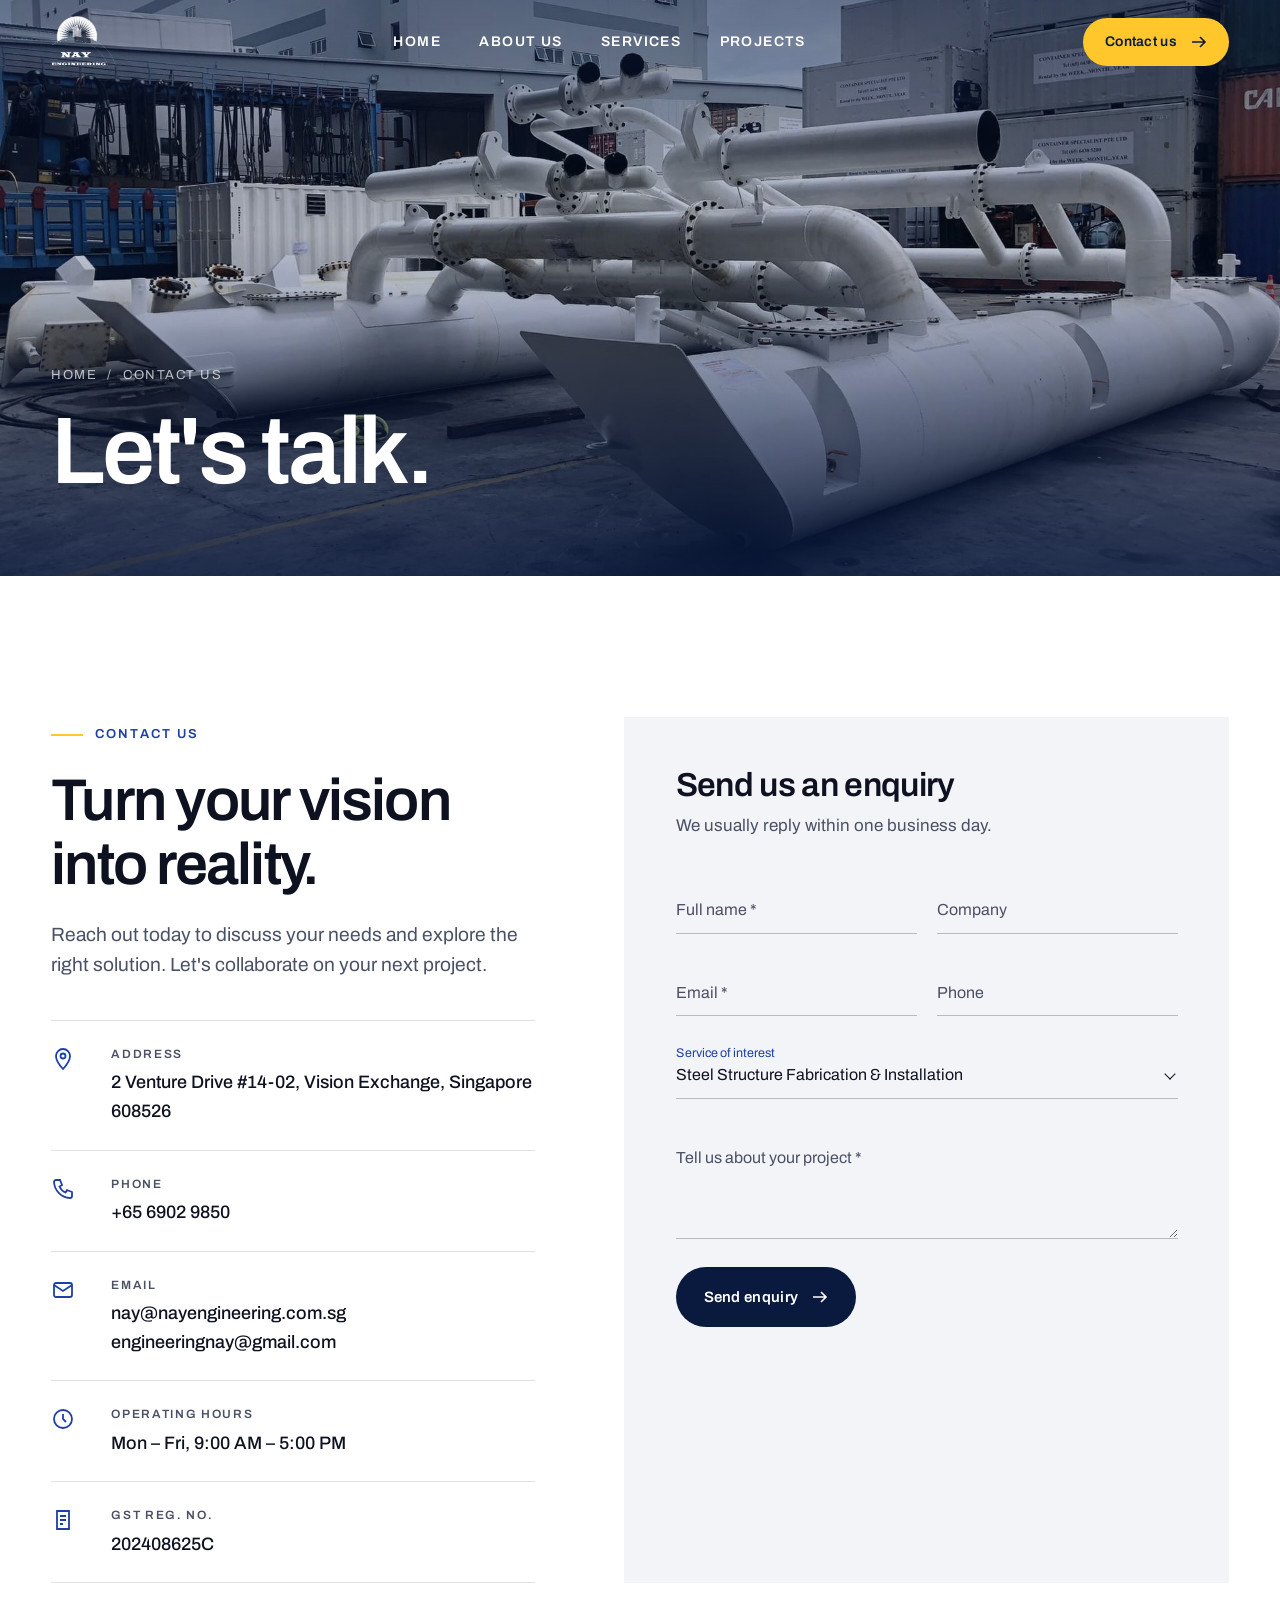
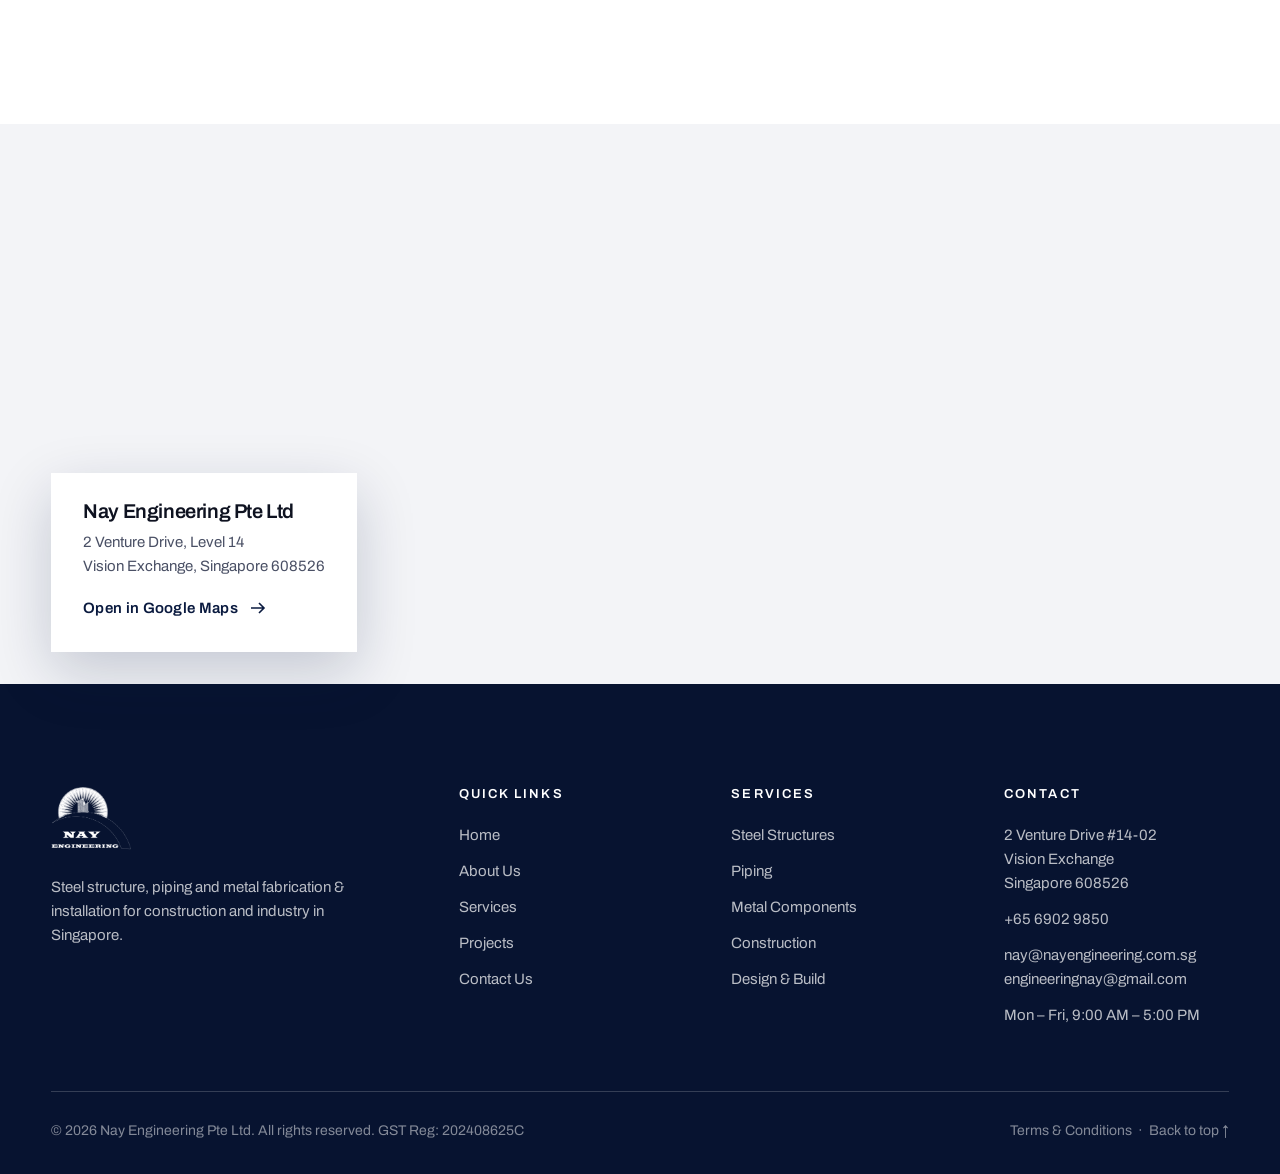
<file: contact.html>
<!doctype html>
<html lang="en">
<head>
  <meta charset="utf-8">
  <meta name="viewport" content="width=device-width, initial-scale=1">
  <title>Contact Us — Nay Engineering</title>
  <meta name="description" content="Contact Nay Engineering Pte Ltd at 2 Venture Drive #14-02, Vision Exchange, Singapore 608526. Tel +65 6902 9850.">
  <link rel="icon" href="public/img/logo.png">
  <link rel="preconnect" href="https://fonts.googleapis.com">
  <link rel="preconnect" href="https://fonts.gstatic.com" crossorigin>
  <link href="https://fonts.googleapis.com/css2?family=Archivo:wght@400;500;600;700&display=swap" rel="stylesheet">
  <link rel="stylesheet" href="assets/css/style.css">
</head>
<body data-page="contact">

<main>
  <section class="page-hero" style="height:64svh">
    <div class="page-hero__img" data-parallax=".2"><img src="public/img/stainless-3.jpg" alt="Completed fabrication in the yard"></div>
    <div class="container page-hero__content">
      <nav class="crumbs" aria-label="Breadcrumb"><a href="index.html">Home</a><span>/</span><span>Contact us</span></nav>
      <h1 class="h-xl">
        <span class="line"><span>Let's talk.</span></span>
      </h1>
    </div>
  </section>

  <section class="section">
    <div class="container contact-grid">
      <div>
        <p class="eyebrow reveal">Contact us</p>
        <h2 class="h-lg reveal">Turn your vision into reality.</h2>
        <p class="lead reveal" style="margin-top:24px">Reach out today to discuss your needs and explore the right solution. Let's collaborate on your next project.</p>

        <div class="info-list">
          <div class="info-item reveal">
            <svg viewBox="0 0 24 24" fill="none" stroke="currentColor" stroke-width="1.8"><path d="M12 22s7-7.5 7-13a7 7 0 10-14 0c0 5.5 7 13 7 13z"/><circle cx="12" cy="9" r="2.5"/></svg>
            <div><small>Address</small><span data-fill="address"></span></div>
          </div>
          <div class="info-item reveal">
            <svg viewBox="0 0 24 24" fill="none" stroke="currentColor" stroke-width="1.8"><path d="M5 3h4l2 5-2.5 1.5a11 11 0 006 6L16 13l5 2v4a2 2 0 01-2 2A17 17 0 013 5a2 2 0 012-2z"/></svg>
            <div><small>Phone</small><a data-fill="phone" href="#"></a></div>
          </div>
          <div class="info-item reveal">
            <svg viewBox="0 0 24 24" fill="none" stroke="currentColor" stroke-width="1.8"><rect x="3" y="5" width="18" height="14" rx="2"/><path d="M3 7l9 6 9-6"/></svg>
            <div><small>Email</small><a data-fill="email" href="#"></a><br><a data-fill="email2" href="#"></a></div>
          </div>
          <div class="info-item reveal">
            <svg viewBox="0 0 24 24" fill="none" stroke="currentColor" stroke-width="1.8"><circle cx="12" cy="12" r="9"/><path d="M12 7v5l3 3"/></svg>
            <div><small>Operating hours</small><span data-fill="hours"></span></div>
          </div>
          <div class="info-item reveal">
            <svg viewBox="0 0 24 24" fill="none" stroke="currentColor" stroke-width="1.8"><path d="M6 3h12v18H6z"/><path d="M9 8h6M9 12h6M9 16h3"/></svg>
            <div><small>GST Reg. No.</small><span data-fill="gst"></span></div>
          </div>
        </div>
      </div>

      <form class="form reveal" id="contact-form" novalidate>
        <h2 class="h-md">Send us an enquiry</h2>
        <p class="muted">We usually reply within one business day.</p>
        <div class="form-row">
          <div class="field"><input id="f-name" name="name" type="text" placeholder=" " required autocomplete="name"><label for="f-name">Full name *</label></div>
          <div class="field"><input id="f-company" name="company" type="text" placeholder=" " autocomplete="organization"><label for="f-company">Company</label></div>
        </div>
        <div class="form-row">
          <div class="field"><input id="f-email" name="email" type="email" placeholder=" " required autocomplete="email"><label for="f-email">Email *</label></div>
          <div class="field"><input id="f-phone" name="phone" type="tel" placeholder=" " autocomplete="tel"><label for="f-phone">Phone</label></div>
        </div>
        <div class="field select-wrap">
          <select id="f-service" name="service" required>
            <option>Steel Structure Fabrication &amp; Installation</option>
            <option>Piping Fabrication &amp; Installation</option>
            <option>Customised Steel / Metal Components</option>
            <option>Construction</option>
            <option>Design &amp; Build</option>
            <option>Other</option>
          </select>
          <label for="f-service">Service of interest</label>
        </div>
        <div class="field"><textarea id="f-message" name="message" placeholder=" " required></textarea><label for="f-message">Tell us about your project *</label></div>
        <button class="btn btn--navy" type="submit">Send enquiry <svg class="arrow" width="16" height="16" viewBox="0 0 16 16" fill="none"><path d="M1 8h13M9 3l5 5-5 5" stroke="currentColor" stroke-width="1.6"/></svg></button>
        <p class="form-status" role="status" aria-live="polite"></p>
      </form>
    </div>
  </section>

  <section class="map" aria-label="Map">
    <iframe title="Map of Nay Engineering, Vision Exchange, Singapore" loading="lazy" referrerpolicy="no-referrer-when-downgrade"
      src="https://www.google.com/maps?q=2+Venture+Drive+Vision+Exchange+Singapore+608526&z=16&output=embed"></iframe>
    <div class="map__card">
      <h3>Nay Engineering Pte Ltd</h3>
      <p>2 Venture Drive, Level 14<br>Vision Exchange, Singapore 608526</p>
      <a class="link-arrow" href="https://maps.google.com/?q=2+Venture+Drive+Vision+Exchange+Singapore+608526" target="_blank" rel="noopener">Open in Google Maps <svg class="arrow" width="16" height="16" viewBox="0 0 16 16" fill="none"><path d="M1 8h13M9 3l5 5-5 5" stroke="currentColor" stroke-width="1.6"/></svg></a>
    </div>
  </section>
</main>

<script src="assets/js/data.js"></script>
<script src="assets/js/main.js"></script>
</body>
</html>
</file>
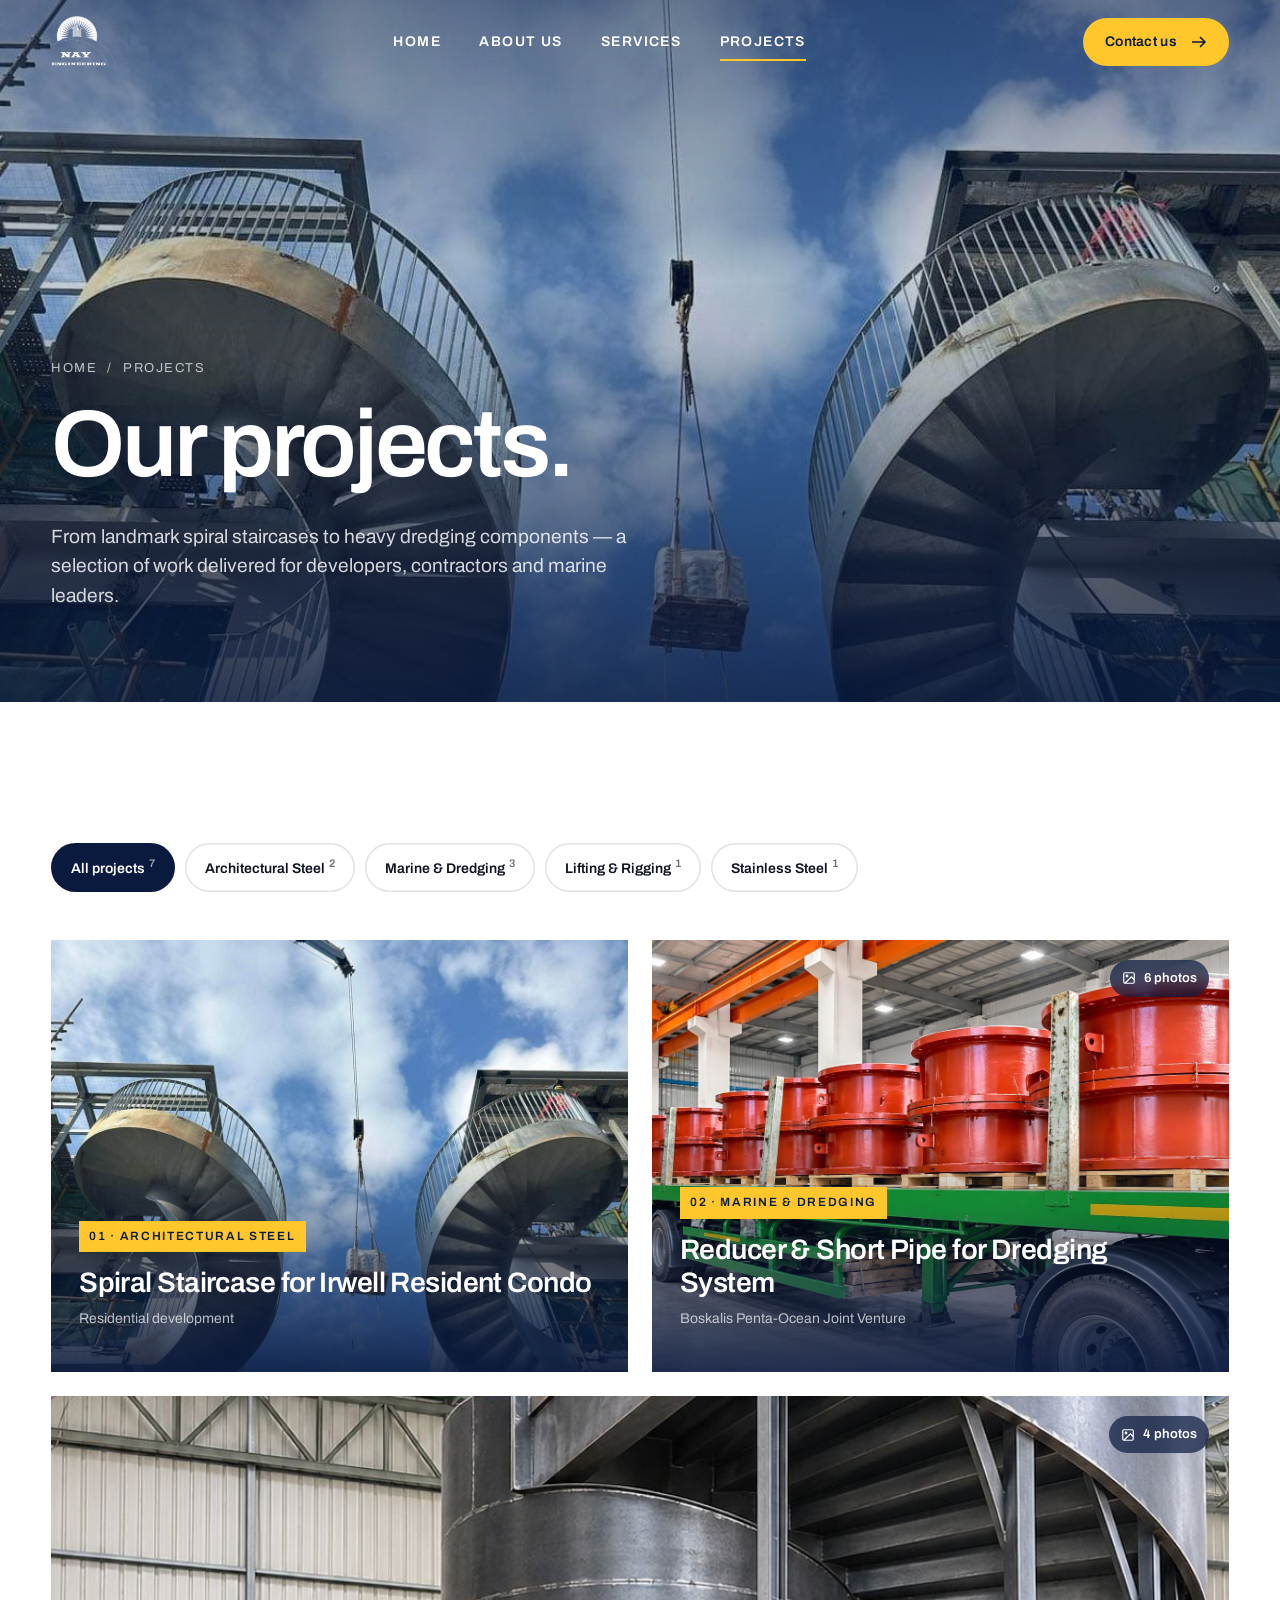
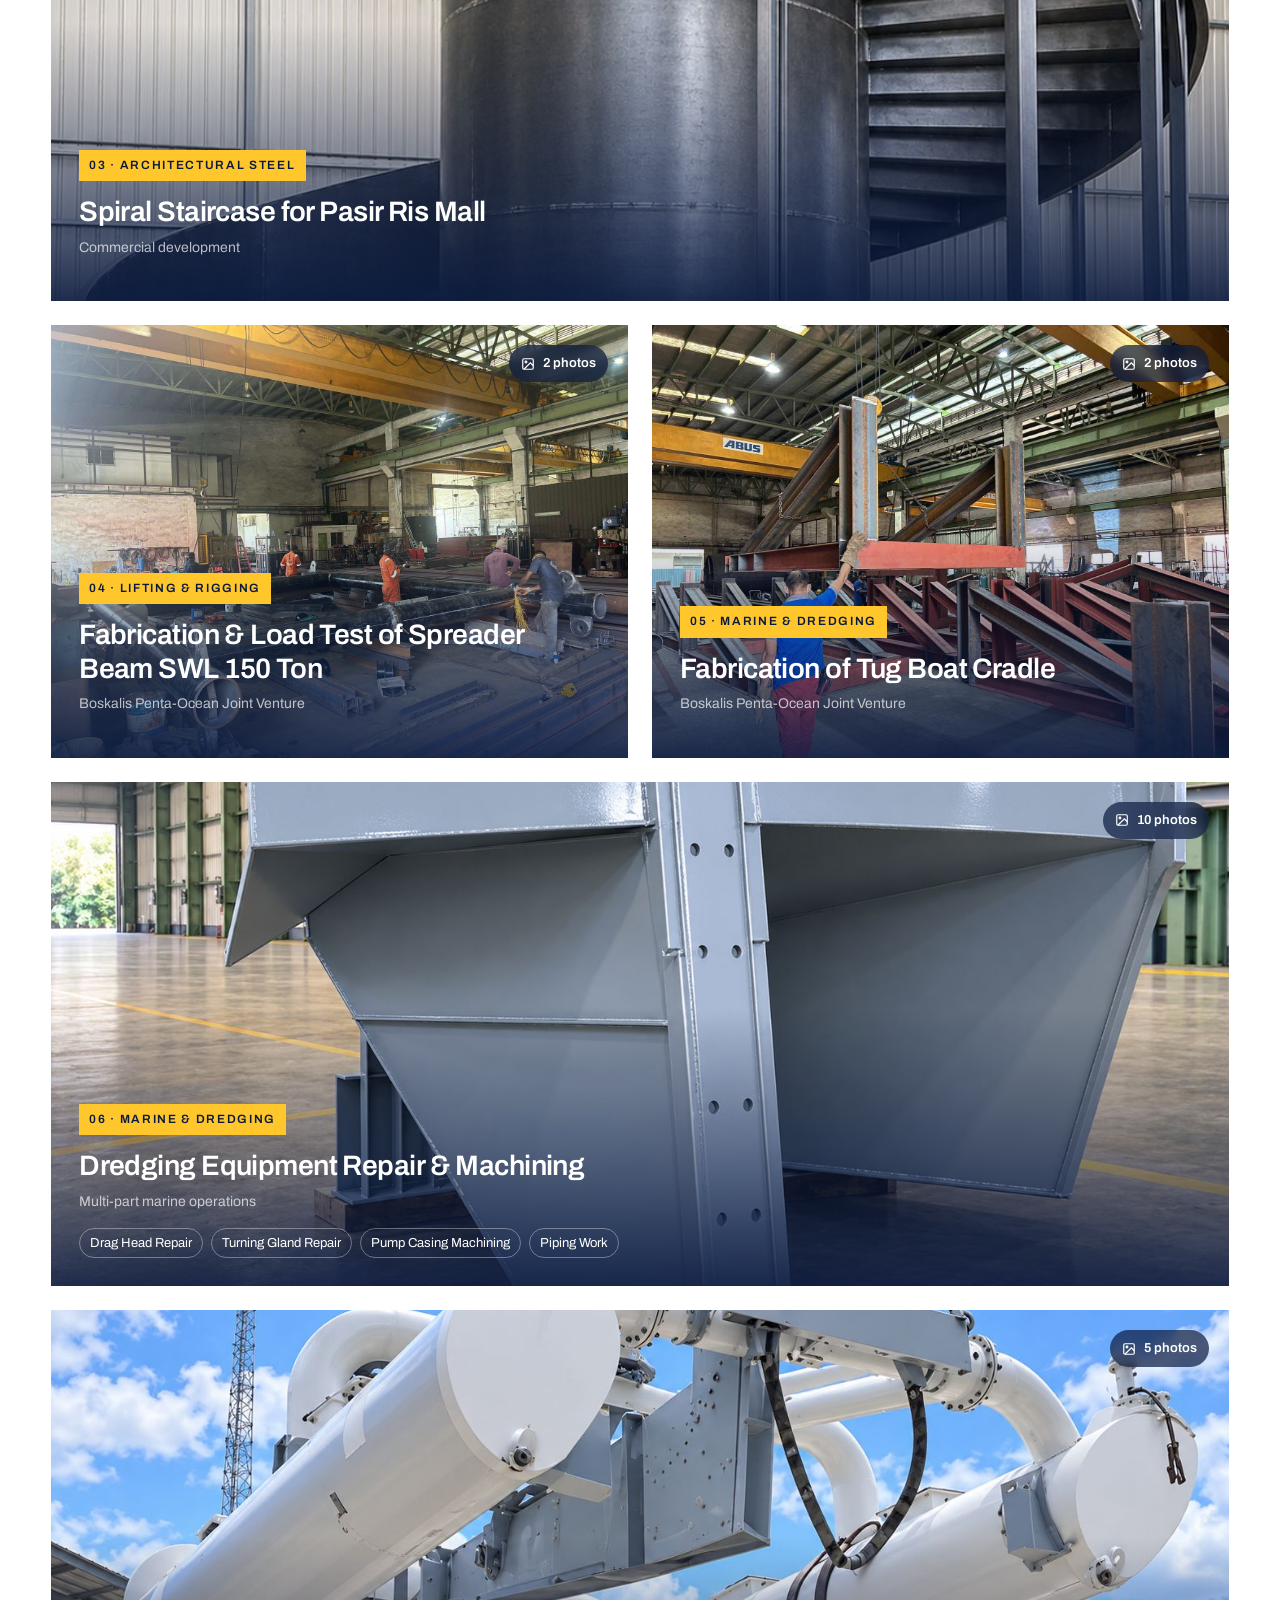
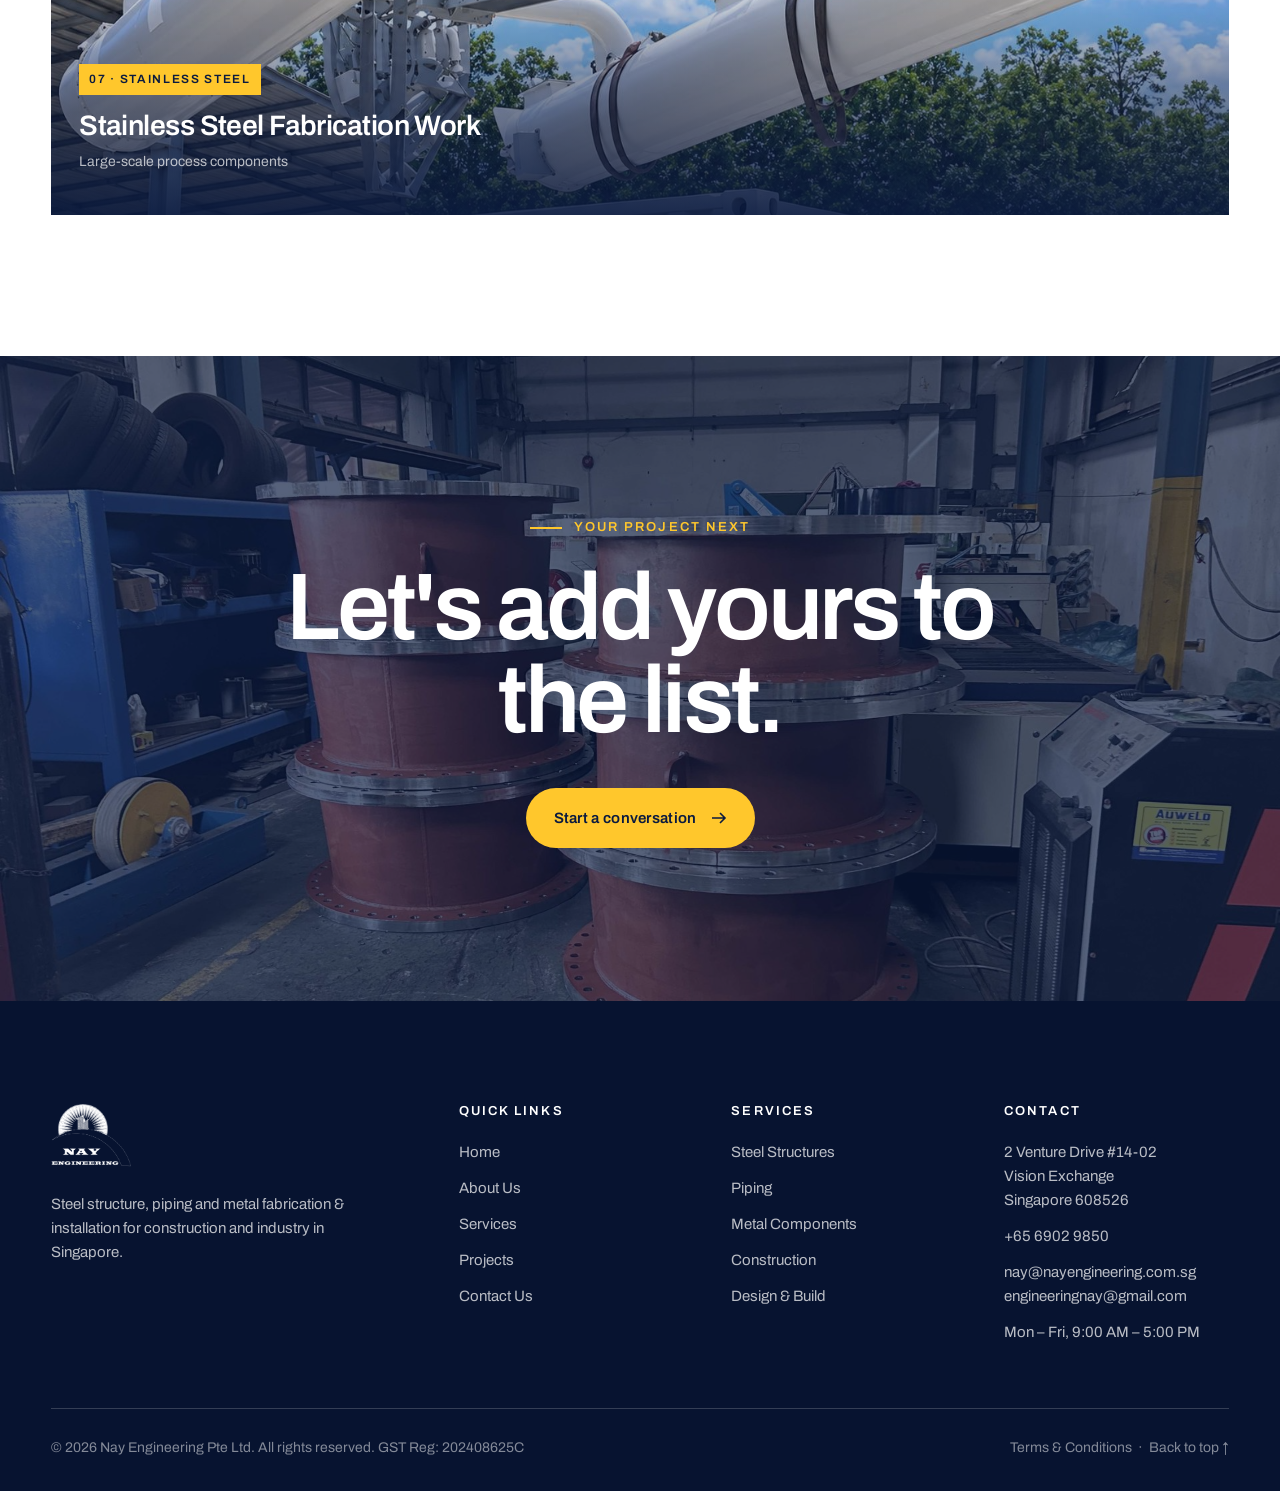
<file: projects.html>
<!doctype html>
<html lang="en">
<head>
  <meta charset="utf-8">
  <meta name="viewport" content="width=device-width, initial-scale=1">
  <title>Projects — Nay Engineering</title>
  <meta name="description" content="Selected projects by Nay Engineering: spiral staircases, dredging system components, a 150-ton spreader beam, tug boat cradle and stainless steel fabrication.">
  <link rel="icon" href="public/img/logo.png">
  <link rel="preconnect" href="https://fonts.googleapis.com">
  <link rel="preconnect" href="https://fonts.gstatic.com" crossorigin>
  <link href="https://fonts.googleapis.com/css2?family=Archivo:wght@400;500;600;700&display=swap" rel="stylesheet">
  <link rel="stylesheet" href="assets/css/style.css">
</head>
<body data-page="projects">

<main>
  <section class="page-hero">
    <div class="page-hero__img" data-parallax=".2"><img src="public/img/irwell-1.jpg" alt="Spiral staircases installed at Irwell Resident Condo"></div>
    <div class="container page-hero__content">
      <nav class="crumbs" aria-label="Breadcrumb"><a href="index.html">Home</a><span>/</span><span>Projects</span></nav>
      <h1 class="h-xl">
        <span class="line"><span>Our projects.</span></span>
      </h1>
      <p class="lead reveal">From landmark spiral staircases to heavy dredging components — a selection of work delivered for developers, contractors and marine leaders.</p>
    </div>
  </section>

  <section class="section">
    <div class="container">
      <div class="filters reveal" id="filters" role="toolbar" aria-label="Filter projects"></div>
      <div class="pgrid" id="project-grid"></div>
    </div>
  </section>

  <section class="cta">
    <div class="cta__bg" data-parallax=".15"><img src="public/img/reducer-2.jpg" alt="" loading="lazy"></div>
    <div class="container">
      <p class="eyebrow reveal">Your project next</p>
      <h2 class="h-xl reveal">Let's add yours to the list.</h2>
      <a class="btn btn--sun reveal" href="contact.html" style="margin-top:40px">Start a conversation <svg class="arrow" width="16" height="16" viewBox="0 0 16 16" fill="none"><path d="M1 8h13M9 3l5 5-5 5" stroke="currentColor" stroke-width="1.6"/></svg></a>
    </div>
  </section>
</main>

<script src="assets/js/data.js"></script>
<script src="assets/js/main.js"></script>
</body>
</html>
</file>
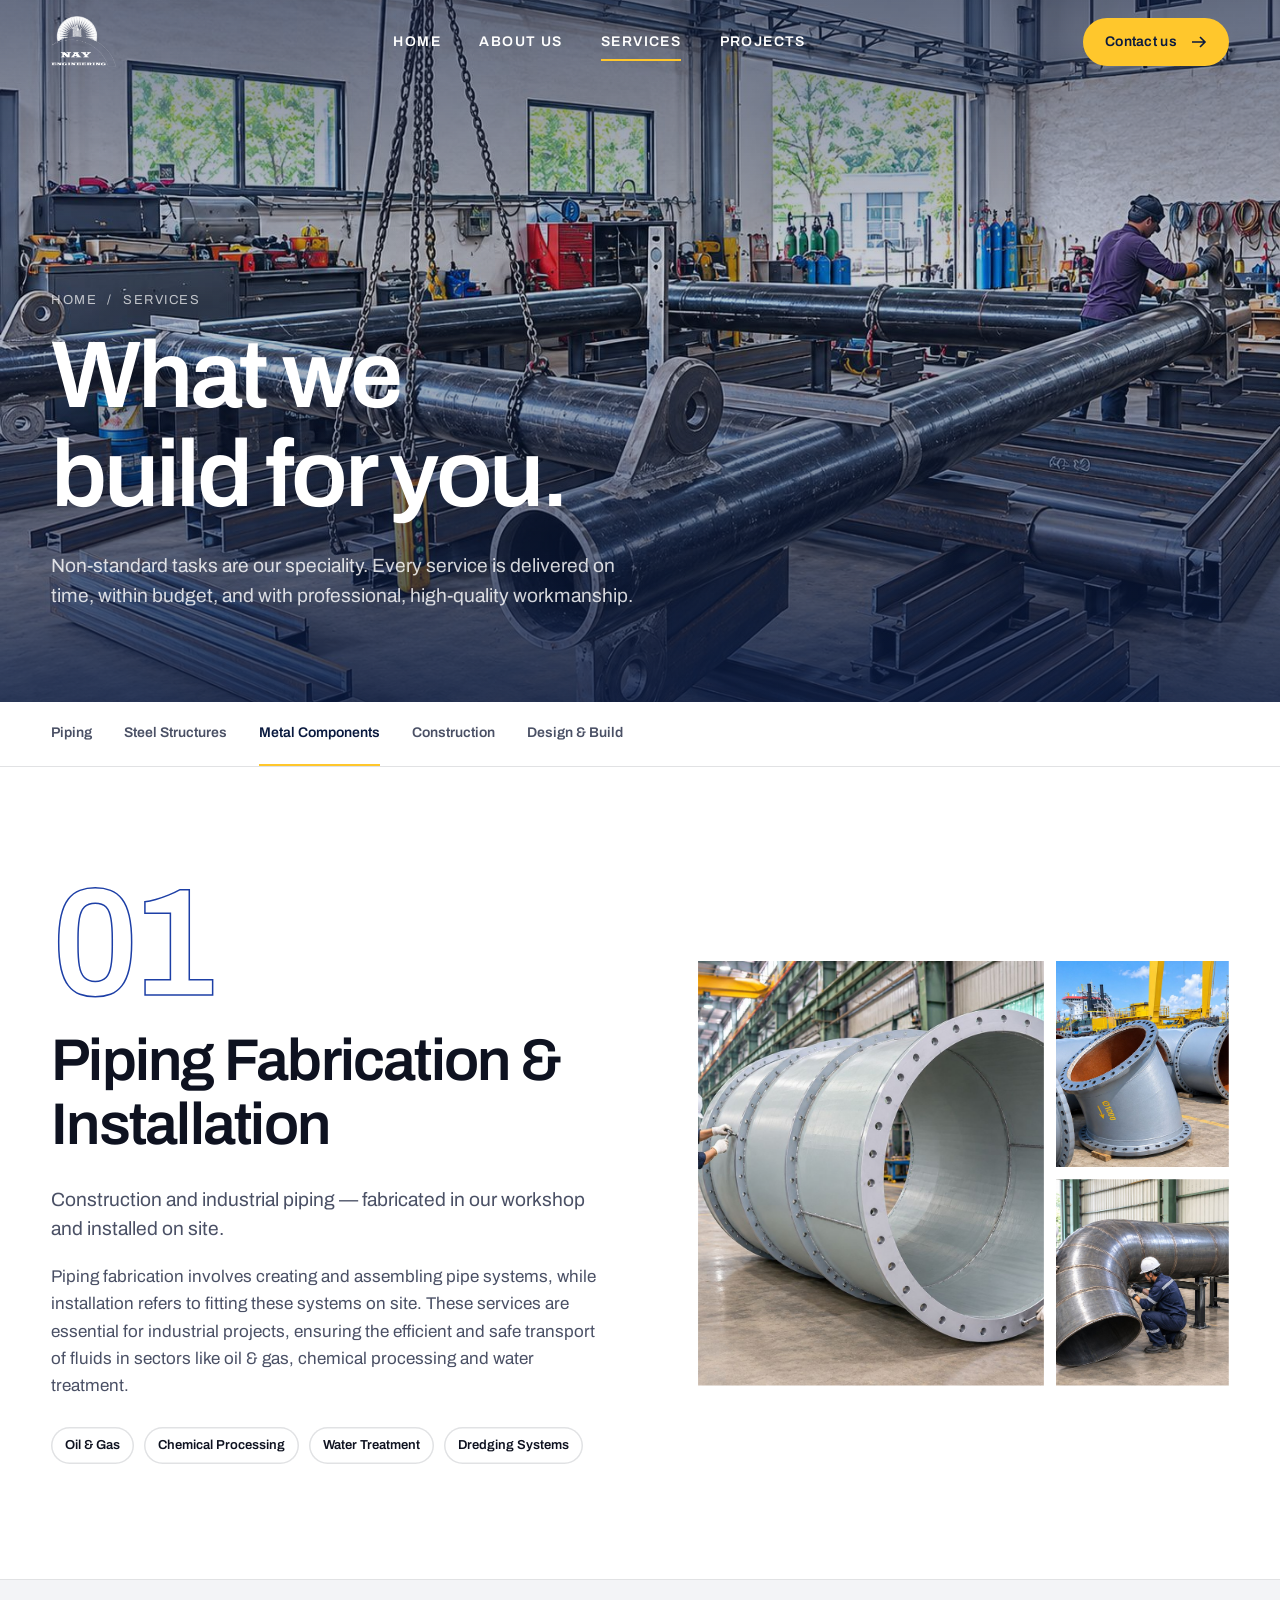
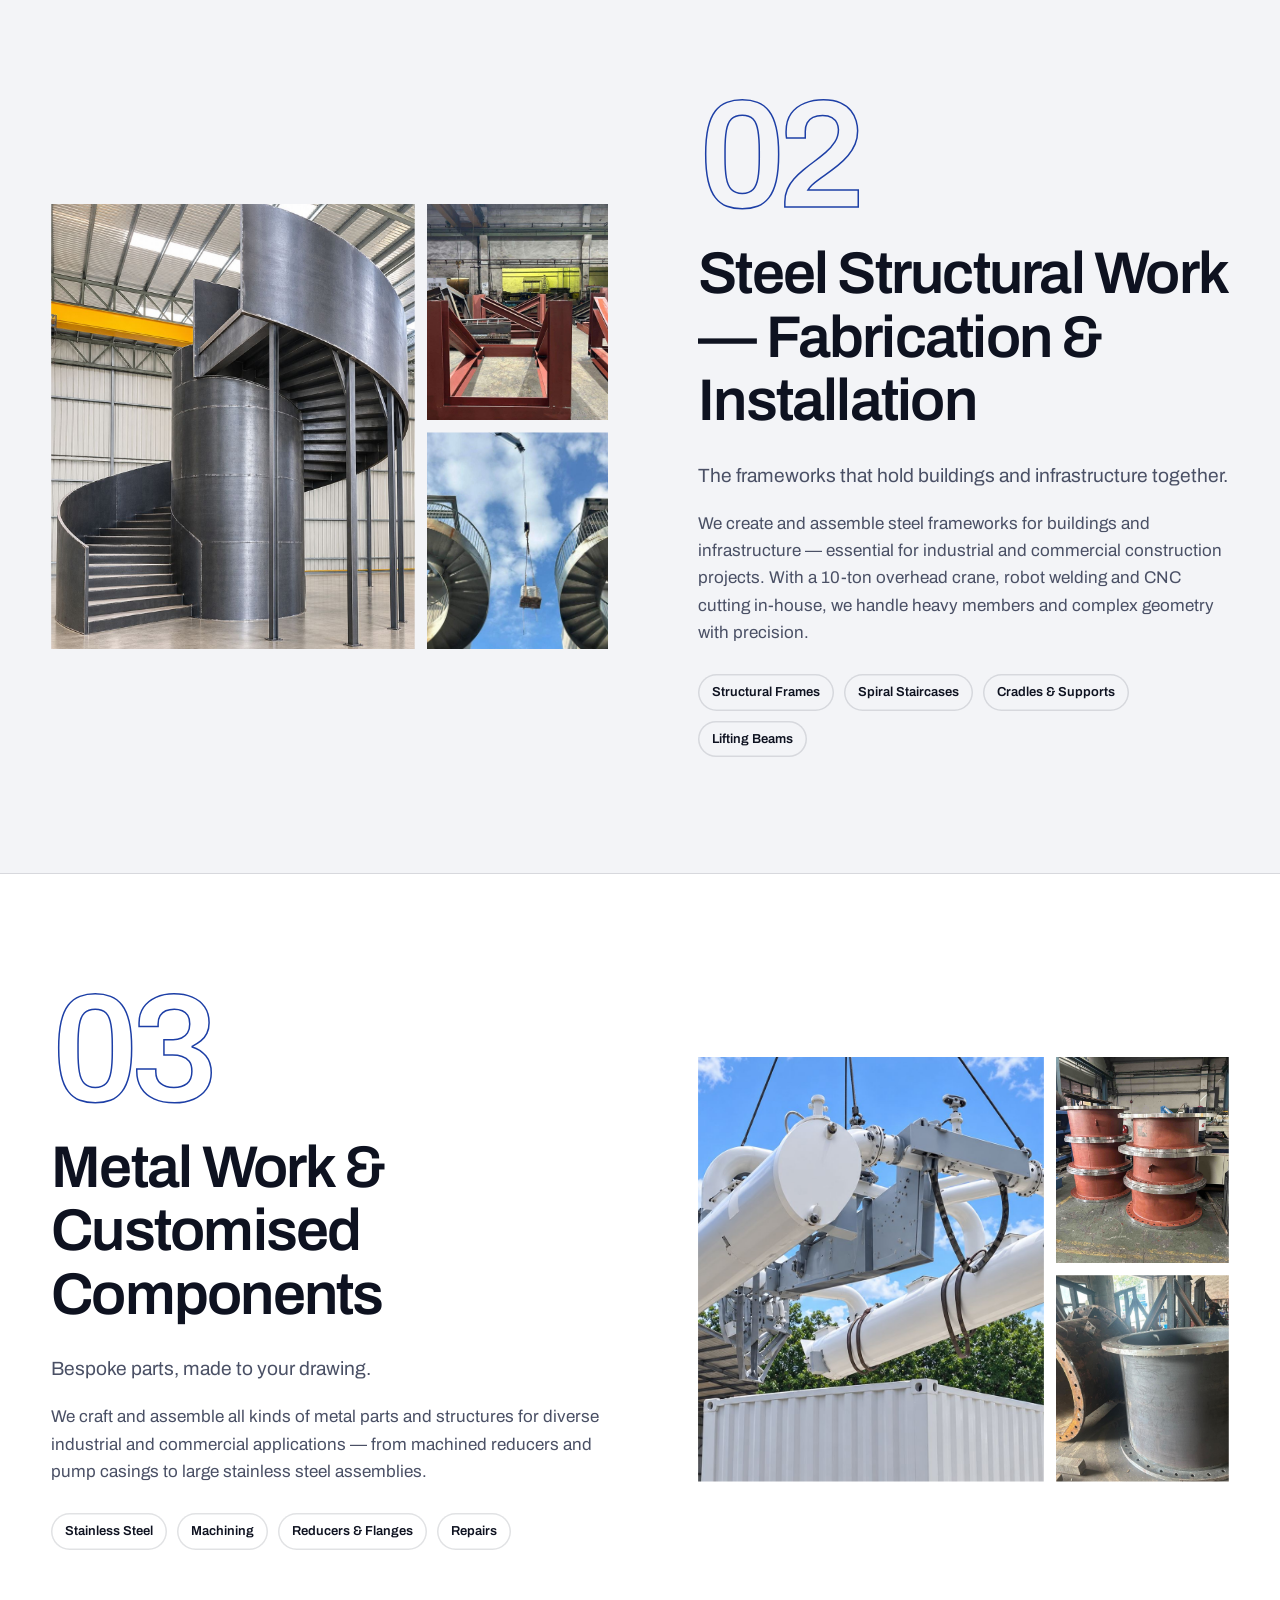
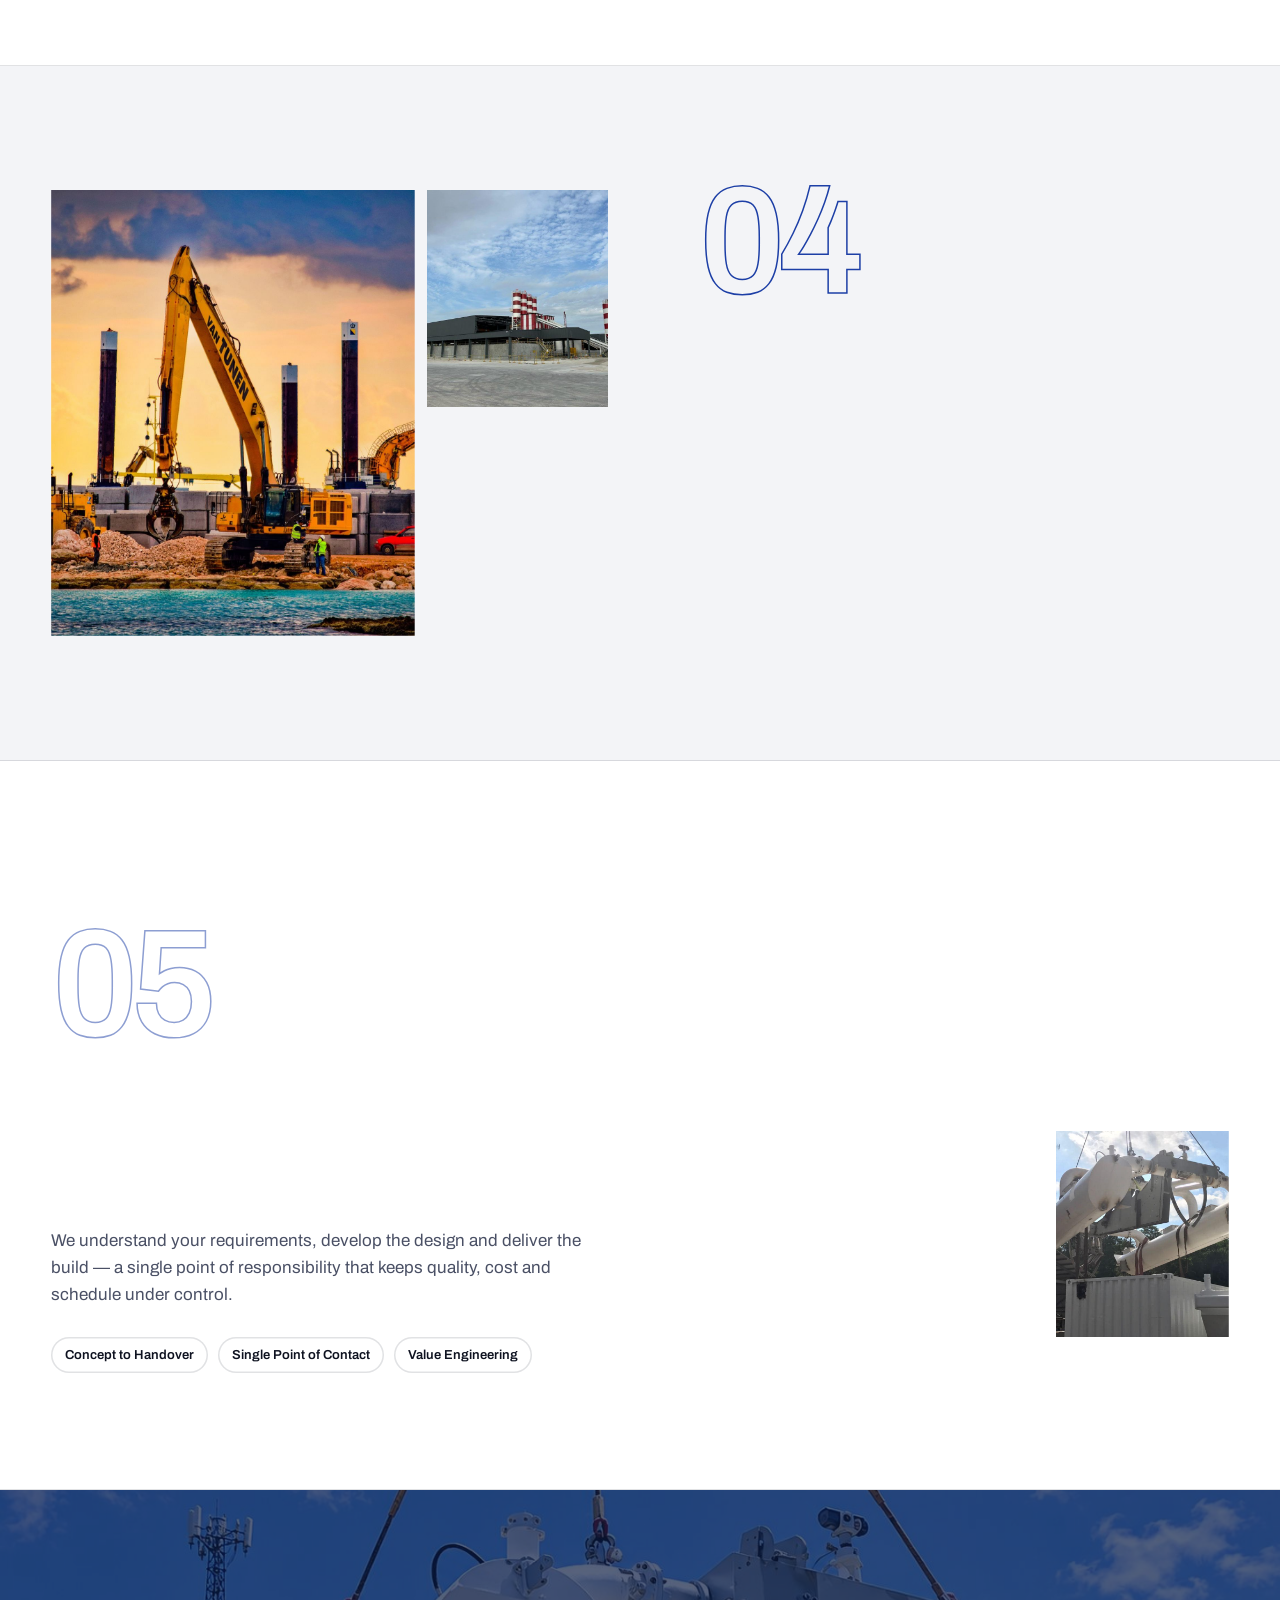
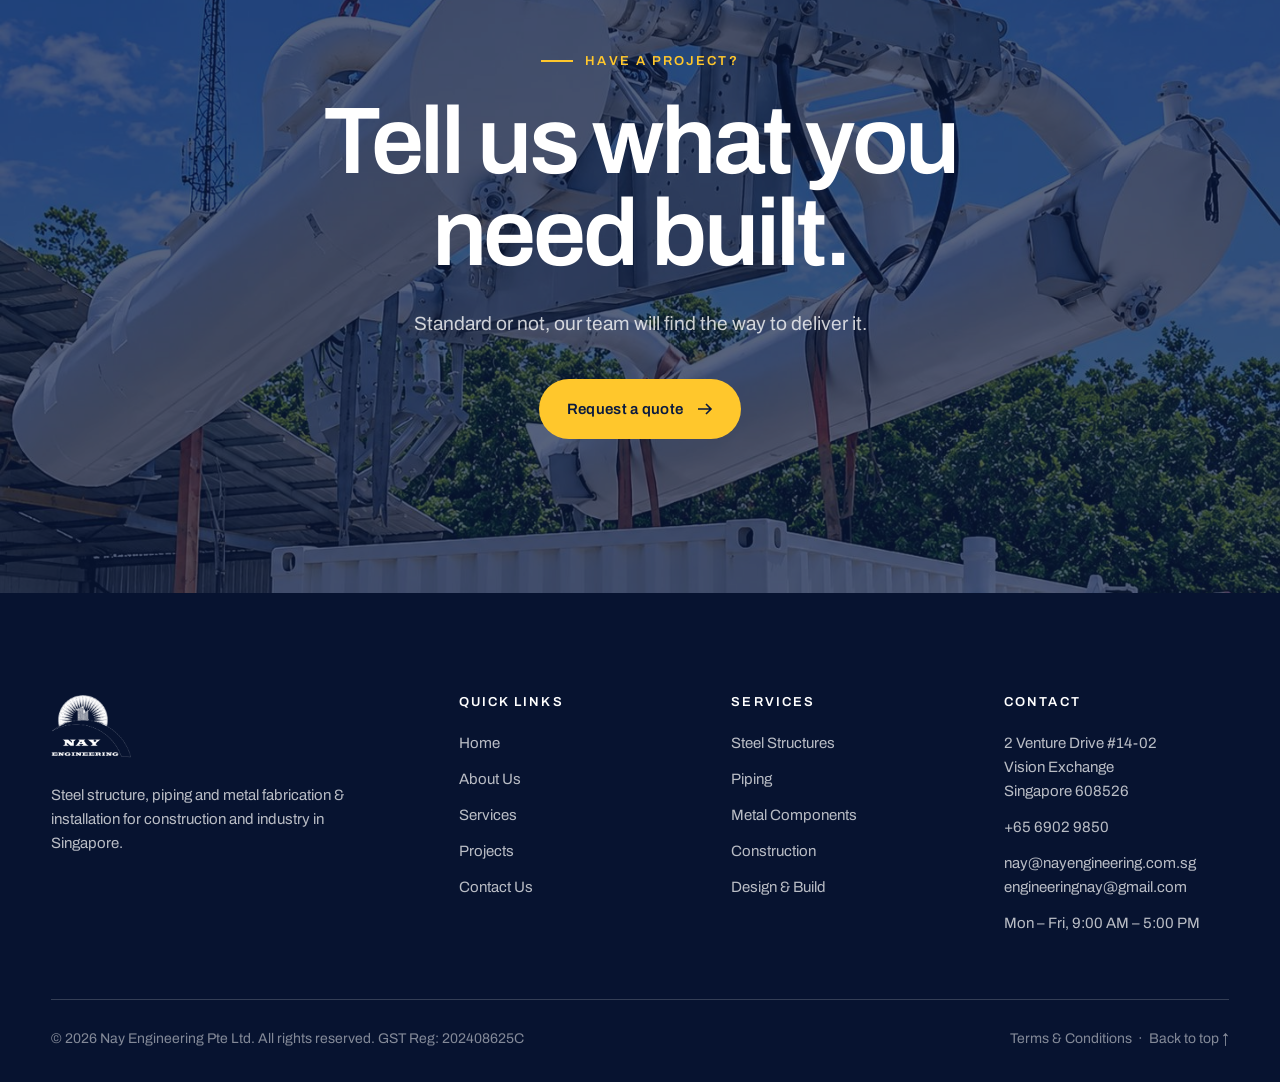
<file: services.html>
<!doctype html>
<html lang="en">
<head>
  <meta charset="utf-8">
  <meta name="viewport" content="width=device-width, initial-scale=1">
  <title>Services — Nay Engineering</title>
  <meta name="description" content="Steel structure fabrication & installation, piping, construction, design & build and customised metal components by Nay Engineering, Singapore.">
  <link rel="icon" href="public/img/logo.png">
  <link rel="preconnect" href="https://fonts.googleapis.com">
  <link rel="preconnect" href="https://fonts.gstatic.com" crossorigin>
  <link href="https://fonts.googleapis.com/css2?family=Archivo:wght@400;500;600;700&display=swap" rel="stylesheet">
  <link rel="stylesheet" href="assets/css/style.css">
</head>
<body data-page="services">

<main>
  <section class="page-hero">
    <div class="page-hero__img" data-parallax=".2"><img src="public/img/hero-pipe.jpg" alt="Pipe fabrication workshop"></div>
    <div class="container page-hero__content">
      <nav class="crumbs" aria-label="Breadcrumb"><a href="index.html">Home</a><span>/</span><span>Services</span></nav>
      <h1 class="h-xl">
        <span class="line"><span>What we</span></span>
        <span class="line"><span>build for you.</span></span>
      </h1>
      <p class="lead reveal">Non-standard tasks are our speciality. Every service is delivered on time, within budget, and with professional, high-quality workmanship.</p>
    </div>
  </section>

  <nav class="svc-nav" aria-label="Services">
    <div class="container">
      <ul>
        <li><a href="#piping">Piping</a></li>
        <li><a href="#steel">Steel Structures</a></li>
        <li><a href="#metal">Metal Components</a></li>
        <li><a href="#construction">Construction</a></li>
        <li><a href="#design-build">Design &amp; Build</a></li>
      </ul>
    </div>
  </nav>

  <div>
    <!-- 01 Piping -->
    <section class="svc" id="piping">
      <div class="container split">
        <div>
          <div class="svc__num reveal">01</div>
          <h2 class="h-lg reveal">Piping Fabrication &amp; Installation</h2>
          <p class="lead reveal">Construction and industrial piping — fabricated in our workshop and installed on site.</p>
          <p class="muted reveal">Piping fabrication involves creating and assembling pipe systems, while installation refers to fitting these systems on site. These services are essential for industrial projects, ensuring the efficient and safe transport of fluids in sectors like oil &amp; gas, chemical processing and water treatment.</p>
          <div class="tags reveal"><span>Oil &amp; Gas</span><span>Chemical Processing</span><span>Water Treatment</span><span>Dredging Systems</span></div>
        </div>
        <div class="gallery-strip">
          <div class="img-reveal"><img src="public/img/piping-giant.jpg" alt="Fabricators assembling a large-bore flanged pipe" loading="lazy"></div>
          <div class="img-reveal" style="--d:.1s"><img src="public/img/piping-fittings.jpg" alt="Flanged pipe fittings at the shipyard" loading="lazy"></div>
          <div class="img-reveal" style="--d:.2s"><img src="public/img/piping-elbow.jpg" alt="Welding a large pipe elbow" loading="lazy"></div>
        </div>
      </div>
    </section>

    <!-- 02 Steel -->
    <section class="svc" id="steel">
      <div class="container split split--rev">
        <div>
          <div class="svc__num reveal">02</div>
          <h2 class="h-lg reveal">Steel Structural Work — Fabrication &amp; Installation</h2>
          <p class="lead reveal">The frameworks that hold buildings and infrastructure together.</p>
          <p class="muted reveal">We create and assemble steel frameworks for buildings and infrastructure — essential for industrial and commercial construction projects. With a 10-ton overhead crane, robot welding and CNC cutting in-house, we handle heavy members and complex geometry with precision.</p>
          <div class="tags reveal"><span>Structural Frames</span><span>Spiral Staircases</span><span>Cradles &amp; Supports</span><span>Lifting Beams</span></div>
        </div>
        <div class="gallery-strip">
          <div class="img-reveal"><img src="public/img/pasirris-hd-2.jpg" alt="Steel spiral staircase fabricated in our workshop" loading="lazy"></div>
          <div class="img-reveal" style="--d:.1s"><img src="public/img/cradle-1.jpg" alt="Tug boat cradle frames" loading="lazy"></div>
          <div class="img-reveal" style="--d:.2s"><img src="public/img/irwell-1.jpg" alt="Spiral staircase being installed by crane" loading="lazy"></div>
        </div>
      </div>
    </section>

    <!-- 03 Metal -->
    <section class="svc" id="metal">
      <div class="container split">
        <div>
          <div class="svc__num reveal">03</div>
          <h2 class="h-lg reveal">Metal Work &amp; Customised Components</h2>
          <p class="lead reveal">Bespoke parts, made to your drawing.</p>
          <p class="muted reveal">We craft and assemble all kinds of metal parts and structures for diverse industrial and commercial applications — from machined reducers and pump casings to large stainless steel assemblies.</p>
          <div class="tags reveal"><span>Stainless Steel</span><span>Machining</span><span>Reducers &amp; Flanges</span><span>Repairs</span></div>
        </div>
        <div class="gallery-strip">
          <div class="img-reveal"><img src="public/img/stainless-hd.jpg" alt="Stainless steel piping assembly being lifted" loading="lazy"></div>
          <div class="img-reveal" style="--d:.1s"><img src="public/img/reducer-2.jpg" alt="Machined reducers" loading="lazy"></div>
          <div class="img-reveal" style="--d:.2s"><img src="public/img/reducer-4.jpg" alt="Machined flanged reducer sections" loading="lazy"></div>
        </div>
      </div>
    </section>

    <!-- 04 Construction -->
    <section class="svc" id="construction">
      <div class="container split split--rev">
        <div>
          <div class="svc__num reveal">04</div>
          <h2 class="h-lg reveal">Construction</h2>
          <p class="lead reveal">Civil and construction services backed by our own fabrication capability.</p>
          <p class="muted reveal">Our engineers and technicians bring years of civil and construction experience to every site — coordinating fabrication, delivery and installation so your project runs as one seamless operation.</p>
          <div class="tags reveal"><span>Civil Works</span><span>Industrial Sites</span><span>Commercial Buildings</span></div>
        </div>
        <div class="gallery-strip">
          <div class="img-reveal"><img src="public/img/construction-site.jpg" alt="Construction site with excavators" loading="lazy"></div>
          <div class="img-reveal" style="--d:.1s"><img src="public/img/precast-yard.jpg" alt="Industrial precast yard" loading="lazy"></div>
          <div class="img-reveal" style="--d:.2s"><img src="public/img/reducer-hd.jpg" alt="Fabricated reducers loaded for delivery" loading="lazy"></div>
        </div>
      </div>
    </section>

    <!-- 05 Design & Build -->
    <section class="svc" id="design-build">
      <div class="container split">
        <div>
          <div class="svc__num reveal">05</div>
          <h2 class="h-lg reveal">Design &amp; Build Service</h2>
          <p class="lead reveal">One partner from concept to completion.</p>
          <p class="muted reveal">We understand your requirements, develop the design and deliver the build — a single point of responsibility that keeps quality, cost and schedule under control.</p>
          <div class="tags reveal"><span>Concept to Handover</span><span>Single Point of Contact</span><span>Value Engineering</span></div>
        </div>
        <div class="gallery-strip">
          <div class="img-reveal"><img src="public/img/design-team.jpg" alt="Engineers reviewing drawings for a design and build project" loading="lazy"></div>
          <div class="img-reveal" style="--d:.1s"><img src="public/img/pasirris-hd-1.jpg" alt="Completed spiral staircase" loading="lazy"></div>
          <div class="img-reveal" style="--d:.2s"><img src="public/img/stainless-4.jpg" alt="Assembly being lifted" loading="lazy"></div>
        </div>
      </div>
    </section>
  </div>

  <section class="cta">
    <div class="cta__bg" data-parallax=".15"><img src="public/img/hero-rigging.jpg" alt="" loading="lazy"></div>
    <div class="container">
      <p class="eyebrow reveal">Have a project?</p>
      <h2 class="h-xl reveal">Tell us what you need built.</h2>
      <p class="lead reveal">Standard or not, our team will find the way to deliver it.</p>
      <a class="btn btn--sun reveal" href="contact.html">Request a quote <svg class="arrow" width="16" height="16" viewBox="0 0 16 16" fill="none"><path d="M1 8h13M9 3l5 5-5 5" stroke="currentColor" stroke-width="1.6"/></svg></a>
    </div>
  </section>
</main>

<script src="assets/js/data.js"></script>
<script src="assets/js/main.js"></script>
</body>
</html>
</file>
<file: assets/css/style.css>
/* =========================================================
   NAY ENGINEERING — Design System
   ========================================================= */
:root {
  --navy: #0a1a3f;
  --navy-2: #12285c;
  --blue: #1d3fa6;
  --sun: #ffc72c;
  --sun-2: #f5a800;
  --ink: #0e1220;
  --ink-2: #4a5065;
  --mist: #f3f4f7;
  --paper: #ffffff;
  --line: rgba(14, 18, 32, 0.12);
  --line-light: rgba(255, 255, 255, 0.18);

  --font: "Archivo", system-ui, -apple-system, "Segoe UI", sans-serif;
  --ease: cubic-bezier(0.22, 1, 0.36, 1);
  --ease-in-out: cubic-bezier(0.65, 0, 0.35, 1);

  --gutter: clamp(16px, 4vw, 64px);
  --max: 1440px;
  --header-h: 84px;
  --radius: 4px;
}

*, *::before, *::after { box-sizing: border-box; }
html { -webkit-text-size-adjust: 100%; scroll-behavior: smooth; }
body {
  margin: 0;
  font-family: var(--font);
  font-size: 17px;
  line-height: 1.6;
  color: var(--ink);
  background: var(--paper);
  -webkit-font-smoothing: antialiased;
  overflow-x: hidden;
}
img { display: block; max-width: 100%; height: auto; }
a { color: inherit; text-decoration: none; }
button { font: inherit; color: inherit; background: none; border: 0; cursor: pointer; padding: 0; }
h1, h2, h3, h4 { margin: 0; font-weight: 600; line-height: 1.08; letter-spacing: -0.02em; }
p { margin: 0 0 1em; }
ul { margin: 0; padding: 0; list-style: none; }
::selection { background: var(--sun); color: var(--navy); }
:focus-visible { outline: 2px solid var(--sun); outline-offset: 3px; }

.container { width: 100%; max-width: var(--max); margin: 0 auto; padding: 0 var(--gutter); }
.section { padding: clamp(80px, 11vw, 160px) 0; }
.section--mist { background: var(--mist); }
.section--navy { background: var(--navy); color: #fff; }
[hidden] { display: none !important; }
.visually-hidden { position: absolute !important; width: 1px; height: 1px; overflow: hidden; clip: rect(0 0 0 0); }

/* ---------- Type helpers ---------- */
.eyebrow {
  display: inline-flex; align-items: center; gap: 12px;
  font-size: 13px; font-weight: 600; letter-spacing: 0.16em; text-transform: uppercase;
  color: var(--blue); margin-bottom: 24px;
}
.eyebrow::before { content: ""; width: 32px; height: 2px; background: var(--sun); }
.section--navy .eyebrow, .on-dark .eyebrow, .hero .eyebrow, .page-hero .eyebrow, .cta .eyebrow { color: var(--sun); }
.h-xl { font-size: clamp(44px, 7.4vw, 112px); font-weight: 600; letter-spacing: -0.035em; line-height: 0.98; }
.h-lg { font-size: clamp(34px, 4.6vw, 68px); letter-spacing: -0.03em; }
.h-md { font-size: clamp(26px, 2.6vw, 38px); }
.h-sm { font-size: clamp(20px, 1.6vw, 24px); }
.lead { font-size: clamp(18px, 1.5vw, 22px); line-height: 1.55; color: var(--ink-2); }
.section--navy .lead { color: rgba(255,255,255,0.72); }
.muted { color: var(--ink-2); }

/* ---------- Buttons ---------- */
.btn {
  position: relative; display: inline-flex; align-items: center; gap: 14px;
  padding: 18px 28px; font-size: 15px; font-weight: 600; letter-spacing: 0.02em;
  border-radius: 999px; overflow: hidden; isolation: isolate;
  transition: color 0.5s var(--ease);
}
.btn::before {
  content: ""; position: absolute; inset: 0; z-index: -1; border-radius: inherit;
  transform: translateY(101%); transition: transform 0.55s var(--ease);
}
.btn:hover::before { transform: translateY(0); }
.btn .arrow { transition: transform 0.5s var(--ease); }
.btn:hover .arrow { transform: translateX(5px); }
.btn--sun { background: var(--sun); color: var(--navy); }
.btn--sun::before { background: #fff; }
.btn--navy { background: var(--navy); color: #fff; }
.btn--navy::before { background: var(--blue); }
.btn--ghost { color: #fff; box-shadow: inset 0 0 0 1.5px rgba(255,255,255,0.5); }
.btn--ghost::before { background: #fff; }
.btn--ghost:hover { color: var(--navy); }
.btn--line { color: var(--navy); box-shadow: inset 0 0 0 1.5px var(--navy); }
.btn--line::before { background: var(--navy); }
.btn--line:hover { color: #fff; }

.link-arrow {
  display: inline-flex; align-items: center; gap: 12px; font-weight: 600; font-size: 15px;
  letter-spacing: 0.02em; color: var(--navy); padding-bottom: 4px;
  background: linear-gradient(currentColor, currentColor) 0 100% / 0 1.5px no-repeat;
  transition: background-size 0.5s var(--ease);
}
.link-arrow:hover { background-size: 100% 1.5px; }
.link-arrow .arrow { transition: transform 0.5s var(--ease); }
.link-arrow:hover .arrow { transform: translateX(5px); }
.on-dark .link-arrow, .section--navy .link-arrow { color: #fff; }

/* ---------- Preloader ---------- */
.preloader {
  position: fixed; inset: 0; z-index: 200; background: var(--navy);
  display: grid; place-items: center;
  transition: transform 0.9s var(--ease-in-out) 0.1s;
}
.preloader__logo { width: 140px; opacity: 0; animation: preIn 0.8s var(--ease) 0.1s forwards; }
.preloader__bar { position: absolute; left: 0; bottom: 0; height: 3px; width: 0; background: var(--sun); animation: preBar 1s var(--ease-in-out) forwards; }
.is-loaded .preloader { transform: translateY(-100%); }
@keyframes preIn { from { opacity: 0; transform: translateY(16px); } to { opacity: 1; transform: none; } }
@keyframes preBar { to { width: 100%; } }

/* ---------- Header ---------- */
.header {
  position: fixed; top: 0; left: 0; right: 0; z-index: 100;
  height: var(--header-h); color: #fff;
  transition: transform 0.5s var(--ease), background-color 0.4s, color 0.4s, box-shadow 0.4s;
}
.header__inner { height: 100%; display: flex; align-items: center; justify-content: space-between; gap: 24px; }
.header__logo { position: relative; display: block; height: 52px; }
.header__logo img { height: 100%; width: auto; transition: opacity 0.4s; }
.header__logo .logo-color { position: absolute; inset: 0; opacity: 0; }
.nav { display: flex; align-items: center; gap: clamp(20px, 3vw, 44px); }
.nav__link {
  position: relative; font-size: 14px; font-weight: 600; letter-spacing: 0.1em; text-transform: uppercase; padding: 8px 0;
}
.nav__link::after {
  content: ""; position: absolute; left: 0; right: 0; bottom: 0; height: 2px; background: var(--sun);
  transform: scaleX(0); transform-origin: right; transition: transform 0.5s var(--ease);
}
.nav__link:hover::after, .nav__link[aria-current="page"]::after { transform: scaleX(1); transform-origin: left; }
.header .btn { padding: 13px 22px; font-size: 14px; }
.header.is-scrolled, .header--solid { background: rgba(255,255,255,0.96); backdrop-filter: blur(12px); color: var(--navy); box-shadow: 0 1px 0 var(--line); }
.header.is-scrolled .logo-white, .header--solid .logo-white { opacity: 0; }
.header.is-scrolled .logo-color, .header--solid .logo-color { opacity: 1; }
.header.is-hidden { transform: translateY(-100%); }

.burger { display: none; width: 44px; height: 44px; position: relative; z-index: 120; }
.burger span { position: absolute; left: 10px; right: 10px; height: 2px; background: currentColor; transition: transform 0.5s var(--ease), top 0.5s var(--ease), opacity 0.3s; }
.burger span:nth-child(1) { top: 16px; }
.burger span:nth-child(2) { top: 26px; }
.menu-open .burger { color: #fff; }
.menu-open .burger span:nth-child(1) { top: 21px; transform: rotate(45deg); }
.menu-open .burger span:nth-child(2) { top: 21px; transform: rotate(-45deg); }

.mobile-menu {
  position: fixed; inset: 0; z-index: 110; background: var(--navy); color: #fff;
  display: flex; flex-direction: column; justify-content: center; padding: 0 24px;
  clip-path: inset(0 0 100% 0); transition: clip-path 0.8s var(--ease-in-out), visibility 0s linear 0.8s; visibility: hidden;
}
.menu-open .mobile-menu { clip-path: inset(0 0 0 0); visibility: visible; transition: clip-path 0.8s var(--ease-in-out), visibility 0s; }
.mobile-menu a.mm-link { display: block; font-size: clamp(40px, 11vw, 64px); font-weight: 600; letter-spacing: -0.03em; line-height: 1.15; overflow: hidden; }
.mobile-menu a.mm-link span { display: inline-block; transform: translateY(110%); transition: transform 0.8s var(--ease); }
.menu-open .mobile-menu a.mm-link span { transform: none; }
.menu-open .mobile-menu li:nth-child(1) span { transition-delay: 0.25s; }
.menu-open .mobile-menu li:nth-child(2) span { transition-delay: 0.3s; }
.menu-open .mobile-menu li:nth-child(3) span { transition-delay: 0.35s; }
.menu-open .mobile-menu li:nth-child(4) span { transition-delay: 0.4s; }
.menu-open .mobile-menu li:nth-child(5) span { transition-delay: 0.45s; }
.mobile-menu__foot { margin-top: 48px; font-size: 15px; color: rgba(255,255,255,0.65); }
.mobile-menu__foot a { color: var(--sun); }
.menu-open { overflow: hidden; }
.menu-open .header { background: transparent; box-shadow: none; color: #fff; transform: none; z-index: 130; }
.menu-open .header .logo-white { opacity: 1; }
.menu-open .header .logo-color { opacity: 0; }

@media (max-width: 960px) {
  :root { --header-h: 72px; }
  .nav, .header .btn { display: none; }
  .burger { display: block; }
  .header__logo { height: 44px; }
}

/* ---------- Home hero slider ---------- */
.hero { position: relative; height: 100svh; min-height: 620px; color: #fff; overflow: hidden; background: var(--navy); }
.hero__slide { position: absolute; inset: 0; opacity: 0; transition: opacity 1.2s var(--ease-in-out); }
.hero__slide.is-active { opacity: 1; z-index: 1; }
.hero__slide img { width: 100%; height: 100%; object-fit: cover; transform: scale(1.14); }
.hero__slide.is-active img { transform: scale(1); transition: transform 8s linear; }
.hero::after {
  content: ""; position: absolute; inset: 0; z-index: 2; pointer-events: none;
  background:
    linear-gradient(90deg, rgba(10,26,63,0.6) 0%, rgba(10,26,63,0.35) 35%, rgba(10,26,63,0) 65%),
    linear-gradient(180deg, rgba(10,26,63,0.55) 0%, rgba(10,26,63,0.1) 30%, rgba(10,26,63,0.25) 55%, rgba(10,26,63,0.88) 100%);
}
@media (max-width: 760px) {
  .hero::after { background: linear-gradient(180deg, rgba(10,26,63,0.55) 0%, rgba(10,26,63,0.35) 35%, rgba(10,26,63,0.6) 60%, rgba(10,26,63,0.92) 100%); }
}
.hero__content { position: relative; z-index: 3; height: 100%; display: flex; flex-direction: column; justify-content: flex-end; padding-bottom: clamp(150px, 20vh, 220px); }
.hero__title { max-width: 14ch; font-size: clamp(44px, 6.2vw, 96px); }
/* readability fade lives on the full-width .hero::after (not the centred container) so it never shows a hard edge on wide screens */
.line { display: block; overflow: hidden; padding-bottom: 0.06em; }
.line > span { display: block; transform: translateY(105%); transition: transform 1.1s var(--ease); }
.is-in .line > span, .is-loaded .hero .line > span, .is-loaded .page-hero .line > span { transform: none; }
.page-hero .line > span { transition-delay: 0.35s; }
.page-hero .line:nth-child(2) > span { transition-delay: 0.43s; }
.page-hero .line:nth-child(3) > span { transition-delay: 0.51s; }
.line:nth-child(2) > span { transition-delay: 0.08s; }
.line:nth-child(3) > span { transition-delay: 0.16s; }
.hero__sub { max-width: 520px; margin-top: 28px; font-size: clamp(17px, 1.4vw, 20px); color: rgba(255,255,255,0.85);
  opacity: 0; transform: translateY(20px); transition: opacity 1s var(--ease) 0.5s, transform 1s var(--ease) 0.5s; }
.hero__ctas { display: flex; flex-wrap: wrap; gap: 14px; margin-top: 36px;
  opacity: 0; transform: translateY(20px); transition: opacity 1s var(--ease) 0.65s, transform 1s var(--ease) 0.65s; }
.is-loaded .hero__sub, .is-loaded .hero__ctas { opacity: 1; transform: none; }

.hero__tabs { position: absolute; z-index: 3; left: 0; right: 0; bottom: 0; }
.hero__tabs .container { display: grid; grid-template-columns: repeat(var(--n, 4), 1fr); gap: 24px; }
.hero__tab { text-align: left; padding: 22px 0 34px; color: rgba(255,255,255,0.55); transition: color 0.4s; }
.hero__tab:hover, .hero__tab.is-active { color: #fff; }
.hero__tab-bar { position: relative; display: block; height: 2px; background: rgba(255,255,255,0.25); margin-bottom: 16px; overflow: hidden; }
.hero__tab-bar i { position: absolute; inset: 0; background: var(--sun); transform: scaleX(0); transform-origin: left; }
.hero__tab.is-active .hero__tab-bar i { animation: tabFill var(--dur, 7s) linear forwards; }
.hero.is-paused .hero__tab.is-active .hero__tab-bar i { animation-play-state: paused; }
.hero__tab-num { font-size: 12px; font-weight: 600; letter-spacing: 0.14em; display: block; margin-bottom: 4px; }
.hero__tab-label { font-size: 15px; font-weight: 500; line-height: 1.35; }
@keyframes tabFill { to { transform: scaleX(1); } }
.scroll-cue { position: absolute; z-index: 3; right: var(--gutter); top: 50%; writing-mode: vertical-rl; font-size: 12px; letter-spacing: 0.2em; text-transform: uppercase; display: flex; align-items: center; gap: 14px; color: rgba(255,255,255,0.8); }
.scroll-cue::after { content: ""; width: 1px; height: 64px; background: linear-gradient(#fff, transparent); animation: cue 2s var(--ease-in-out) infinite; transform-origin: top; }
@keyframes cue { 0% { transform: scaleY(0); } 50% { transform: scaleY(1); } 100% { transform: scaleY(1); opacity: 0; } }
@media (max-width: 760px) {
  .hero__tabs .container { grid-template-columns: repeat(var(--n, 4), 1fr); gap: 8px; }
  .hero__tab-label, .hero__tab-num { display: none; }
  .hero__tab { padding-bottom: 28px; }
  .scroll-cue { display: none; }
  .hero__content { padding-bottom: 96px; }
}

/* ---------- Page hero (inner pages) ---------- */
.page-hero { position: relative; height: 78svh; min-height: 520px; color: #fff; overflow: hidden; background: var(--navy); }
.page-hero__img { position: absolute; inset: -10% 0 0; height: 110%; }
.page-hero__img img { width: 100%; height: 100%; object-fit: cover; transform: scale(1.1); transition: transform 2.4s var(--ease); }
.is-loaded .page-hero__img img { transform: scale(1); }
.page-hero::after { content: ""; position: absolute; inset: 0; background: linear-gradient(180deg, rgba(10,26,63,0.55), rgba(10,26,63,0.2) 40%, rgba(10,26,63,0.85)); }
.page-hero__content { position: relative; z-index: 2; height: 100%; display: flex; flex-direction: column; justify-content: flex-end; padding-bottom: clamp(48px, 8vh, 96px); }
.crumbs { display: flex; gap: 10px; font-size: 13px; letter-spacing: 0.12em; text-transform: uppercase; color: rgba(255,255,255,0.7); margin-bottom: 20px; }
.crumbs a:hover { color: var(--sun); }
.page-hero .lead { color: rgba(255,255,255,0.82); max-width: 600px; margin-top: 24px; }

/* ---------- Reveal animations ---------- */
.reveal { opacity: 0; transform: translateY(48px); transition: opacity 1.1s var(--ease), transform 1.1s var(--ease); transition-delay: var(--d, 0s); }
.reveal.is-in { opacity: 1; transform: none; }
/* clip lives on the <img> — a fully clipped observed element never reports intersection */
.img-reveal { overflow: hidden; }
.img-reveal img { clip-path: inset(100% 0 0 0); transform: scale(1.25); transition: clip-path 1.3s var(--ease-in-out), transform 1.8s var(--ease); transition-delay: var(--d, 0s); }
.img-reveal.is-in img { clip-path: inset(0 0 0 0); transform: scale(1); }
.parallax img { will-change: transform; }

/* ---------- Intro / scroll highlight ---------- */
.intro-grid { display: grid; grid-template-columns: 1fr 2.4fr; gap: clamp(32px, 6vw, 120px); align-items: start; }
.highlight-text { font-size: clamp(28px, 3.5vw, 52px); font-weight: 500; line-height: 1.2; letter-spacing: -0.025em; }
.highlight-text .w { color: var(--ink); opacity: 0.16; transition: opacity 0.3s linear; }
.highlight-text .w.on { opacity: 1; }
.highlight-text .w.accent.on { color: var(--blue); }
.intro-foot { margin-top: 48px; display: flex; flex-wrap: wrap; gap: 32px; align-items: center; }
@media (max-width: 860px) { .intro-grid { grid-template-columns: 1fr; } }

/* ---------- Key figures ---------- */
.figures { display: grid; grid-template-columns: repeat(4, 1fr); border-top: 1px solid var(--line); }
.figure { padding: 40px 32px 8px 0; border-right: 1px solid var(--line); }
.figure + .figure { padding-left: 32px; }
.figure:last-child { border-right: 0; }
.figure__num { font-size: clamp(48px, 6vw, 92px); font-weight: 600; letter-spacing: -0.04em; line-height: 1; color: var(--navy); display: flex; align-items: baseline; gap: 6px; }
.figure__num small { font-size: 0.36em; letter-spacing: 0; font-weight: 600; color: var(--blue); }
.figure__label { margin-top: 16px; font-size: 15px; color: var(--ink-2); max-width: 22ch; }
.section--navy .figures { border-color: var(--line-light); }
.section--navy .figure { border-color: var(--line-light); }
.section--navy .figure__num { color: #fff; }
.section--navy .figure__num small { color: var(--sun); }
.section--navy .figure__label { color: rgba(255,255,255,0.65); }
@media (max-width: 860px) {
  .figures { grid-template-columns: 1fr 1fr; }
  .figure { padding: 32px 16px 24px 0 !important; border-right: 0; border-bottom: 1px solid var(--line); }
  .figure:nth-child(even) { padding-left: 16px !important; border-left: 1px solid var(--line); }
  .section--navy .figure { border-color: var(--line-light); }
}

/* ---------- Split (image + text) ---------- */
.split { display: grid; grid-template-columns: 1.05fr 1fr; gap: clamp(40px, 7vw, 120px); align-items: center; }
.split--rev > :first-child { order: 2; }
.split__media { position: relative; aspect-ratio: 4 / 5; }
.split__media .img-reveal, .split__media .img-reveal img { width: 100%; height: 100%; object-fit: cover; }
.split__media-badge {
  position: absolute; right: -24px; bottom: 40px; z-index: 2; background: var(--sun); color: var(--navy);
  padding: 24px 28px; max-width: 240px; font-weight: 600; line-height: 1.25;
}
.split__media-badge strong { display: block; font-size: 44px; letter-spacing: -0.03em; line-height: 1; margin-bottom: 6px; }
@media (max-width: 860px) {
  .split { grid-template-columns: 1fr; }
  .split--rev > :first-child { order: 0; }
  .split__media { aspect-ratio: 4 / 3; }
  .split__media-badge { right: 12px; bottom: 12px; padding: 12px 16px; max-width: 170px; font-size: 13px; }
  .split__media-badge strong { font-size: 28px; }
}

/* ---------- Checklist ---------- */
.checklist { display: grid; gap: 0; margin-top: 32px; border-top: 1px solid var(--line); }
.checklist li { display: flex; gap: 16px; align-items: flex-start; padding: 18px 0; border-bottom: 1px solid var(--line); font-weight: 500; }
.checklist li::before { content: ""; flex: none; width: 10px; height: 10px; margin-top: 9px; background: var(--sun); transform: rotate(45deg); }
.section--navy .checklist, .section--navy .checklist li { border-color: var(--line-light); }

/* ---------- Expertise hover list ---------- */
.xlist { border-top: 1px solid var(--line); }
.xlist__item { position: relative; display: grid; grid-template-columns: 80px 1fr auto; gap: 24px; align-items: center; padding: clamp(24px, 3vw, 40px) 0; border-bottom: 1px solid var(--line); }
.xlist__item::before { content: ""; position: absolute; inset: 0; background: var(--navy); transform: scaleY(0); transform-origin: bottom; transition: transform 0.6s var(--ease); z-index: -1; }
.xlist { position: relative; isolation: isolate; }
.xlist__num { font-size: 14px; font-weight: 600; letter-spacing: 0.1em; color: var(--blue); transition: color 0.5s; }
.xlist__title { font-size: clamp(24px, 3.4vw, 52px); font-weight: 500; letter-spacing: -0.03em; line-height: 1.05; transition: transform 0.6s var(--ease), color 0.5s; }
.xlist__arrow { width: 56px; height: 56px; border-radius: 50%; display: grid; place-items: center; box-shadow: inset 0 0 0 1.5px var(--line); transition: background 0.5s, box-shadow 0.5s, transform 0.6s var(--ease), color 0.5s; }
.xlist__item:hover::before { transform: scaleY(1); }
.xlist__item:hover .xlist__title { transform: translateX(24px); color: #fff; }
.xlist__item:hover .xlist__num { color: var(--sun); }
.xlist__item:hover .xlist__arrow { background: var(--sun); box-shadow: none; color: var(--navy); transform: rotate(-45deg); }
.xlist__item { padding-left: 16px; padding-right: 16px; margin: 0 -16px; }
.cursor-img {
  position: fixed; top: 0; left: 0; z-index: 90; width: 320px; aspect-ratio: 4 / 3; pointer-events: none; overflow: hidden;
  opacity: 0; transform: translate(-50%, -50%) scale(0.6); transition: opacity 0.4s, transform 0.5s var(--ease);
}
.cursor-img.is-on { opacity: 1; transform: translate(-50%, -50%) scale(1); }
.cursor-img img { position: absolute; inset: 0; width: 100%; height: 100%; object-fit: cover; opacity: 0; transition: opacity 0.4s; }
.cursor-img img.is-on { opacity: 1; }
@media (max-width: 760px) { .xlist__item { grid-template-columns: 40px 1fr auto; gap: 12px; } .xlist__arrow { width: 40px; height: 40px; } .cursor-img { display: none; } }
@media (hover: none) { .cursor-img { display: none; } }

/* ---------- Section head ---------- */
.s-head { display: flex; justify-content: space-between; align-items: flex-end; gap: 32px; flex-wrap: wrap; margin-bottom: clamp(40px, 6vw, 80px); }
.s-head .h-lg { max-width: 16ch; }
.s-head .lead { max-width: 480px; margin: 0; }

/* ---------- Service cards ---------- */
.cards-3 { display: grid; grid-template-columns: repeat(3, 1fr); gap: 24px; }
.scard { position: relative; display: flex; flex-direction: column; background: #fff; overflow: hidden; }
.scard__media { aspect-ratio: 4 / 3; overflow: hidden; }
.scard__media img { width: 100%; height: 100%; object-fit: cover; transition: transform 1.2s var(--ease); }
.scard:hover .scard__media img { transform: scale(1.08); }
.scard__body { padding: 32px 32px 36px; display: flex; flex-direction: column; flex: 1; }
.scard__num { font-size: 13px; font-weight: 600; letter-spacing: 0.14em; color: var(--blue); margin-bottom: 14px; }
.scard h3 { font-size: 24px; margin-bottom: 14px; }
.scard p { color: var(--ink-2); font-size: 16px; flex: 1; }
.scard::after { content: ""; position: absolute; left: 0; right: 0; bottom: 0; height: 4px; background: var(--sun); transform: scaleX(0); transform-origin: left; transition: transform 0.7s var(--ease); }
.scard:hover::after { transform: scaleX(1); }
@media (max-width: 960px) { .cards-3 { grid-template-columns: 1fr; } .scard { display: grid; grid-template-columns: 1fr; } }

/* ---------- Marquee ---------- */
.marquee { overflow: hidden; padding: 28px 0; border-top: 1px solid var(--line-light); border-bottom: 1px solid var(--line-light); background: var(--navy); color: #fff; }
.marquee__track { display: flex; width: max-content; animation: marquee 38s linear infinite; }
.marquee__track span { display: inline-flex; align-items: center; gap: 40px; padding-right: 40px; font-size: clamp(22px, 2.6vw, 36px); font-weight: 500; letter-spacing: -0.02em; white-space: nowrap; }
.marquee__track span::after { content: ""; width: 12px; height: 12px; background: var(--sun); transform: rotate(45deg); }
@keyframes marquee { to { transform: translateX(-50%); } }

/* ---------- Project carousel ---------- */
.carousel { position: relative; }
.carousel__track {
  display: flex; gap: 24px; overflow-x: auto; scroll-snap-type: x mandatory; scrollbar-width: none;
  padding: 0 var(--gutter); scroll-padding: 0 var(--gutter); cursor: grab;
}
.carousel__track::-webkit-scrollbar { display: none; }
.carousel__track.is-dragging { cursor: grabbing; scroll-snap-type: none; }
.carousel__track.is-dragging a { pointer-events: none; }
.pcard { flex: 0 0 clamp(280px, 34vw, 520px); scroll-snap-align: start; color: #fff; }
.pcard__media { position: relative; aspect-ratio: 4 / 5; overflow: hidden; background: var(--navy-2); }
.pcard__media img { width: 100%; height: 100%; object-fit: cover; transition: transform 1.2s var(--ease); user-select: none; -webkit-user-drag: none; }
.pcard:hover .pcard__media img { transform: scale(1.07); }
.pcard__media::after { content: ""; position: absolute; inset: 0; background: linear-gradient(180deg, transparent 45%, rgba(10,26,63,0.9)); }
.pcard__info { position: absolute; z-index: 2; left: 28px; right: 28px; bottom: 28px; }
.pcard__tag { display: inline-block; font-size: 12px; font-weight: 600; letter-spacing: 0.14em; text-transform: uppercase; color: var(--navy); background: var(--sun); padding: 6px 10px; margin-bottom: 14px; }
.pcard__title { font-size: clamp(20px, 1.8vw, 26px); line-height: 1.2; }
.pcard__client { margin-top: 8px; font-size: 14px; color: rgba(255,255,255,0.7); }
.carousel__ui { display: flex; align-items: center; gap: 24px; margin-top: 40px; }
.carousel__progress { flex: 1; height: 2px; background: var(--line-light); position: relative; overflow: hidden; }
.carousel__progress i { position: absolute; left: 0; top: 0; bottom: 0; width: 20%; background: var(--sun); transition: transform 0.15s linear; }
.round-btn { width: 56px; height: 56px; border-radius: 50%; display: grid; place-items: center; box-shadow: inset 0 0 0 1.5px var(--line-light); color: #fff; transition: background 0.4s, color 0.4s, box-shadow 0.4s; }
.round-btn:hover { background: var(--sun); color: var(--navy); box-shadow: none; }
.round-btn:disabled { opacity: 0.35; pointer-events: none; }

/* placeholder card art (no photo) */
.pcard__art { position: absolute; inset: 0; display: grid; place-items: center; text-align: center; background:
  repeating-linear-gradient(135deg, rgba(255,255,255,0.04) 0 2px, transparent 2px 22px), linear-gradient(160deg, var(--blue), var(--navy)); }
.pcard__art strong { display: block; font-size: clamp(56px, 7vw, 110px); letter-spacing: -0.05em; line-height: 0.9; color: var(--sun); }
.pcard__art span { display: block; font-size: 14px; font-weight: 600; letter-spacing: 0.2em; text-transform: uppercase; margin-top: 10px; color: #fff; }

/* ---------- Location band ---------- */
.locband { display: grid; grid-template-columns: 1.2fr 1fr; min-height: 520px; }
.locband__media { position: relative; overflow: hidden; }
.locband__media img { position: absolute; inset: 0; width: 100%; height: 100%; object-fit: cover; }
.locband__body { background: var(--sun); color: var(--navy); padding: clamp(48px, 7vw, 110px); display: flex; flex-direction: column; justify-content: center; }
.locband__body .eyebrow { color: var(--navy); }
.locband__body .eyebrow::before { background: var(--navy); }
.locband__body address { font-style: normal; font-size: clamp(24px, 2.4vw, 34px); font-weight: 500; letter-spacing: -0.02em; line-height: 1.25; margin: 8px 0 32px; }
@media (max-width: 860px) { .locband { grid-template-columns: 1fr; } .locband__media { aspect-ratio: 16 / 10; } }

/* ---------- CTA band ---------- */
.cta { position: relative; overflow: hidden; color: #fff; background: var(--navy); }
.cta__bg { position: absolute; inset: -15% 0; }
.cta__bg img { width: 100%; height: 100%; object-fit: cover; opacity: 0.32; }
.cta .container { position: relative; z-index: 1; padding-top: clamp(96px, 12vw, 180px); padding-bottom: clamp(96px, 12vw, 180px); text-align: center; }
.cta .h-xl { max-width: 14ch; margin: 0 auto; }
.cta .lead { margin: 28px auto 40px; max-width: 520px; color: rgba(255,255,255,0.78); }

/* ---------- Footer ---------- */
.footer { background: #071330; color: rgba(255,255,255,0.72); padding: clamp(64px, 8vw, 110px) 0 32px; font-size: 15px; }
.footer__top { display: grid; grid-template-columns: 1.6fr 1fr 1fr 1fr; gap: 48px; padding-bottom: 64px; border-bottom: 1px solid var(--line-light); }
.footer__logo { height: 64px; width: auto; margin-bottom: 24px; }
.footer h4 { font-size: 13px; letter-spacing: 0.16em; text-transform: uppercase; color: #fff; margin-bottom: 22px; font-weight: 600; }
.footer li + li { margin-top: 12px; }
.footer a { transition: color 0.3s; }
.footer a:hover { color: var(--sun); }
.footer__social { display: flex; gap: 12px; margin-top: 24px; }
.footer__social a { width: 44px; height: 44px; border-radius: 50%; display: grid; place-items: center; box-shadow: inset 0 0 0 1.5px var(--line-light); transition: background 0.3s, color 0.3s, box-shadow 0.3s; }
.footer__social a:hover { background: var(--sun); color: var(--navy); box-shadow: none; }
.footer__bottom { display: flex; justify-content: space-between; flex-wrap: wrap; gap: 16px; padding-top: 28px; font-size: 14px; color: rgba(255,255,255,0.5); }
.to-top { display: inline-flex; align-items: center; gap: 8px; }
@media (max-width: 960px) { .footer__top { grid-template-columns: 1fr 1fr; } .footer__brand { grid-column: 1 / -1; } }
@media (max-width: 520px) { .footer__top { grid-template-columns: 1fr; } }

/* ---------- About: values ---------- */
.vm-grid { display: grid; grid-template-columns: 1fr 1fr; gap: 24px; }
.vm-card { background: #fff; padding: clamp(32px, 4vw, 56px); }
.vm-card h3 { font-size: clamp(28px, 2.8vw, 40px); margin-bottom: 28px; }
.vm-card .checklist { margin-top: 0; }
@media (max-width: 860px) { .vm-grid { grid-template-columns: 1fr; } }
.values { display: grid; grid-template-columns: repeat(3, 1fr); gap: 1px; background: var(--line-light); border: 1px solid var(--line-light); }
.value { background: var(--navy); padding: 40px 32px; transition: background 0.5s; }
.value:hover { background: var(--navy-2); }
.value__icon { width: 48px; height: 48px; color: var(--sun); margin-bottom: 28px; }
.value h3 { font-size: 22px; margin-bottom: 10px; color: #fff; }
.value p { color: rgba(255,255,255,0.65); font-size: 15px; margin: 0; }
@media (max-width: 860px) { .values { grid-template-columns: 1fr; } }

/* ---------- Facilities grid ---------- */
.fac-grid { display: grid; grid-template-columns: repeat(3, 1fr); gap: 24px; }
.fac { padding: 32px; background: #fff; border-top: 3px solid var(--navy); transition: border-color 0.4s, transform 0.6s var(--ease); }
.fac:hover { border-color: var(--sun); transform: translateY(-6px); }
.fac svg { width: 40px; height: 40px; color: var(--blue); margin-bottom: 40px; }
.fac h3 { font-size: 21px; margin-bottom: 8px; }
.fac p { margin: 0; font-size: 15px; color: var(--ink-2); }
@media (max-width: 960px) { .fac-grid { grid-template-columns: 1fr 1fr; } }
@media (max-width: 560px) { .fac-grid { grid-template-columns: 1fr; } }

/* ---------- Services detail page ---------- */
.svc-nav { position: sticky; top: 0; z-index: 50; background: #fff; border-bottom: 1px solid var(--line); transition: top 0.5s var(--ease); }
body:not(.header-hidden) .svc-nav { top: var(--header-h); }
.svc-nav ul { display: flex; gap: 32px; overflow-x: auto; scrollbar-width: none; }
.svc-nav ul::-webkit-scrollbar { display: none; }
.svc-nav a { display: block; padding: 20px 0; font-size: 14px; font-weight: 600; white-space: nowrap; color: var(--ink-2); border-bottom: 2px solid transparent; transition: color 0.3s, border-color 0.3s; }
.svc-nav a.is-active, .svc-nav a:hover { color: var(--navy); border-color: var(--sun); }
.svc { padding: clamp(72px, 9vw, 140px) 0; border-bottom: 1px solid var(--line); scroll-margin-top: 140px; }
.svc:nth-child(even) { background: var(--mist); }
.svc__num { font-size: clamp(80px, 12vw, 180px); font-weight: 600; letter-spacing: -0.06em; line-height: 0.8; color: transparent; -webkit-text-stroke: 1.5px var(--blue); opacity: 0.5; margin-bottom: 24px; }
.svc .h-lg { margin-bottom: 28px; }
.svc .tags { display: flex; flex-wrap: wrap; gap: 10px; margin-top: 28px; }
.svc .tags span { font-size: 13px; font-weight: 600; padding: 8px 14px; border-radius: 999px; box-shadow: inset 0 0 0 1.5px var(--line); }
.gallery-strip { display: grid; grid-template-columns: 2fr 1fr; grid-template-rows: 1fr 1fr; gap: 12px; aspect-ratio: 5 / 4; }
.gallery-strip > :first-child { grid-row: 1 / -1; }
.gallery-strip .img-reveal, .gallery-strip img { width: 100%; height: 100%; object-fit: cover; }

/* ---------- Projects page ---------- */
.filters { display: flex; flex-wrap: wrap; gap: 10px; margin-bottom: 48px; }
.chip { padding: 12px 20px; border-radius: 999px; font-size: 14px; font-weight: 600; box-shadow: inset 0 0 0 1.5px var(--line); transition: background 0.3s, color 0.3s, box-shadow 0.3s; }
.chip:hover { box-shadow: inset 0 0 0 1.5px var(--navy); }
.chip.is-active { background: var(--navy); color: #fff; box-shadow: none; }
.chip sup { font-size: 11px; margin-left: 4px; opacity: 0.6; }
.pgrid { display: grid; grid-template-columns: repeat(12, 1fr); gap: 24px; }
.pitem { display: block; width: 100%; grid-column: span 6; color: #fff; text-align: left; transition: opacity 1.1s var(--ease), transform 1.1s var(--ease); }
.pitem:disabled { cursor: default; }
.pitem.is-wide { grid-column: span 12; }
.pitem.is-wide .pcard__media { aspect-ratio: 21 / 9; }
.pitem .pcard__media { aspect-ratio: 4 / 3; }
.pitem.is-hidden { display: none; }
.pitem__count { position: absolute; z-index: 2; top: 20px; right: 20px; font-size: 13px; font-weight: 600; background: rgba(10,26,63,0.7); backdrop-filter: blur(6px); padding: 8px 12px; border-radius: 999px; display: inline-flex; align-items: center; gap: 8px; }
.pitem .pcard__title { font-size: clamp(22px, 2.2vw, 32px); }
.pitem__parts { display: flex; flex-wrap: wrap; gap: 8px; margin-top: 14px; }
.pitem__parts span { font-size: 13px; padding: 4px 10px; border: 1px solid rgba(255,255,255,0.35); border-radius: 999px; }
@media (max-width: 760px) { .pitem, .pitem.is-wide { grid-column: span 12; } .pitem.is-wide .pcard__media { aspect-ratio: 4 / 3; } }

/* ---------- Lightbox ---------- */
.lightbox { position: fixed; inset: 0; z-index: 150; background: rgba(7,19,48,0.97); color: #fff; display: grid; grid-template-rows: auto 1fr auto; opacity: 0; visibility: hidden; transition: opacity 0.5s, visibility 0.5s; }
.lightbox.is-open { opacity: 1; visibility: visible; }
.lightbox__head { display: flex; justify-content: space-between; align-items: center; gap: 16px; padding: 20px var(--gutter); }
.lightbox__head h3 { font-size: clamp(18px, 2vw, 24px); }
.lightbox__head p { margin: 4px 0 0; font-size: 14px; color: rgba(255,255,255,0.6); }
.lightbox__stage { position: relative; display: grid; place-items: center; padding: 0 var(--gutter); min-height: 0; }
.lightbox__stage img { max-height: 100%; max-width: 100%; object-fit: contain; animation: lbIn 0.6s var(--ease); }
@keyframes lbIn { from { opacity: 0; transform: scale(0.97); } }
.lightbox__foot { display: flex; justify-content: center; align-items: center; gap: 24px; padding: 20px; }
.lightbox__counter { font-size: 14px; min-width: 60px; text-align: center; letter-spacing: 0.1em; }

/* ---------- Contact page ---------- */
.contact-grid { display: grid; grid-template-columns: 1fr 1.25fr; gap: clamp(40px, 7vw, 120px); }
.info-list { border-top: 1px solid var(--line); margin-top: 40px; }
.info-item { display: grid; grid-template-columns: 44px 1fr; gap: 16px; padding: 24px 0; border-bottom: 1px solid var(--line); }
.info-item svg { width: 24px; height: 24px; color: var(--blue); margin-top: 2px; }
.info-item small { display: block; font-size: 12px; font-weight: 600; letter-spacing: 0.14em; text-transform: uppercase; color: var(--ink-2); margin-bottom: 4px; }
.info-item a, .info-item span { font-size: 18px; font-weight: 500; }
.info-item a:hover { color: var(--blue); }
.form { background: var(--mist); padding: clamp(28px, 4vw, 56px); }
.form h2 { margin-bottom: 8px; }
.form .muted { margin-bottom: 32px; }
.form-row { display: grid; grid-template-columns: 1fr 1fr; gap: 20px; }
.field { position: relative; margin-bottom: 20px; }
.field input, .field select, .field textarea {
  width: 100%; font: inherit; font-size: 16px; color: var(--ink); background: transparent;
  border: 0; border-bottom: 1.5px solid rgba(14,18,32,0.25); padding: 26px 0 10px; border-radius: 0; outline: none; transition: border-color 0.3s;
  -webkit-appearance: none; appearance: none;
}
.field textarea { resize: vertical; min-height: 120px; }
.field label { position: absolute; left: 0; top: 26px; font-size: 16px; color: var(--ink-2); pointer-events: none; transition: transform 0.35s var(--ease), color 0.3s, font-size 0.35s var(--ease); transform-origin: left; }
.field input:focus, .field select:focus, .field textarea:focus { border-color: var(--navy); }
.field input:focus + label, .field input:not(:placeholder-shown) + label,
.field textarea:focus + label, .field textarea:not(:placeholder-shown) + label,
.field select + label { transform: translateY(-22px) scale(0.78); color: var(--blue); }
.field::after { content: ""; position: absolute; left: 0; right: 0; bottom: 0; height: 2px; background: var(--sun); transform: scaleX(0); transform-origin: left; transition: transform 0.5s var(--ease); }
.field:focus-within::after { transform: scaleX(1); }
.select-wrap::before { content: ""; position: absolute; right: 4px; top: 34px; width: 8px; height: 8px; border-right: 1.5px solid; border-bottom: 1.5px solid; transform: rotate(45deg); pointer-events: none; }
.form-note { font-size: 14px; color: var(--ink-2); margin-top: 16px; }
.form-status { margin-top: 16px; font-weight: 500; color: var(--blue); }
@media (max-width: 860px) { .contact-grid { grid-template-columns: 1fr; } .form-row { grid-template-columns: 1fr; gap: 0; } }
.map { position: relative; height: clamp(380px, 50vw, 560px); background: var(--mist); }
.map iframe { width: 100%; height: 100%; border: 0; filter: grayscale(0.85) contrast(1.05); transition: filter 0.6s; }
.map:hover iframe { filter: none; }
.map__card { position: absolute; left: var(--gutter); bottom: 32px; z-index: 2; background: #fff; padding: 28px 32px; max-width: 360px; box-shadow: 0 20px 60px rgba(10,26,63,0.2); }
.map__card h3 { font-size: 20px; margin-bottom: 8px; }
.map__card p { font-size: 15px; color: var(--ink-2); margin-bottom: 16px; }
@media (max-width: 560px) { .map__card { left: 16px; right: 16px; bottom: 16px; padding: 20px; } }

/* =========================================================
   Responsive refinements (phone → tablet → small laptop)
   ========================================================= */

/* Small laptop 961–1100 */
@media (min-width: 961px) and (max-width: 1100px) {
  .nav { gap: 20px; }
  .nav__link { letter-spacing: 0.06em; }
  .scard__body { padding: 24px 24px 28px; }
  .scard h3 { font-size: 21px; }
}

/* Tablet & below */
@media (max-width: 960px) {
  .values { grid-template-columns: 1fr 1fr; }
  .footer__top { grid-template-columns: repeat(3, 1fr); gap: 40px; }
}
@media (min-width: 600px) and (max-width: 960px) {
  .scard { grid-template-columns: 40% 1fr; }
  .scard__media { aspect-ratio: auto; height: 100%; min-height: 240px; }
}
@media (max-width: 900px) {
  .hero__tab-label { display: none; }
  .hero__tab { padding-bottom: 28px; }
}

/* Phone landscape / large phone */
@media (max-width: 760px) {
  .pitem .pcard__media, .pitem.is-wide .pcard__media { aspect-ratio: 4 / 5; }
  .pitem .pcard__info { left: 20px; right: 20px; bottom: 20px; }
  .pitem__count { top: 16px; right: 16px; font-size: 12px; padding: 6px 10px; }
  .pitem__parts span { font-size: 12px; }
  .svc-nav .container { padding-right: 0; }
  .svc-nav ul { gap: 24px; padding-right: 40px; -webkit-mask-image: linear-gradient(90deg, #000 80%, transparent); mask-image: linear-gradient(90deg, #000 80%, transparent); }
  .lightbox__head { padding: 14px 16px; }
  .lightbox__head h3 { display: -webkit-box; -webkit-line-clamp: 2; -webkit-box-orient: vertical; overflow: hidden; font-size: 17px; }
  .lightbox__stage { padding: 0 8px; }
  .round-btn { width: 48px; height: 48px; }
}

/* Phone */
@media (max-width: 560px) {
  .section { padding: 64px 0; }
  .s-head { margin-bottom: 32px; }
  .h-xl { font-size: clamp(38px, 11vw, 52px); }
  .h-lg { font-size: clamp(30px, 8.4vw, 40px); }
  .highlight-text { font-size: clamp(24px, 6.6vw, 30px); }

  .figure__num { font-size: clamp(34px, 10vw, 44px); gap: 4px; }
  .figure__num small { white-space: nowrap; }
  .figure__label { font-size: 14px; margin-top: 10px; }

  .values { grid-template-columns: 1fr; }
  .value { padding: 28px 24px; }
  .value__icon { width: 40px; height: 40px; margin-bottom: 18px; }
  .vm-card { padding: 28px 20px; }

  .pcard { flex-basis: 82vw; }
  .pcard__info { left: 20px; right: 20px; bottom: 20px; }
  .carousel__ui { margin-top: 28px; gap: 16px; }

  .map { height: auto; }
  .map iframe { display: block; height: 320px; }
  .map__card { position: static; max-width: none; box-shadow: none; padding: 24px 16px; border-bottom: 1px solid var(--line); }

  .footer__top { grid-template-columns: 1fr 1fr; gap: 36px 24px; padding-bottom: 40px; }
  .footer__top > :last-child { grid-column: 1 / -1; }
  .footer__bottom { flex-direction: column; gap: 8px; }

  .svc { padding: 64px 0; scroll-margin-top: 120px; }
  .svc__num { font-size: 72px; margin-bottom: 16px; }
  .gallery-strip { gap: 8px; }
}
@media (max-width: 480px) {
  .hero__ctas, .intro-foot { flex-direction: column; align-items: stretch; gap: 12px; }
  .hero__ctas .btn, .intro-foot .btn { justify-content: center; }
  .intro-foot .link-arrow { align-self: flex-start; }
}

/* Form & menu */
.field select { padding-right: 28px; text-overflow: ellipsis; white-space: nowrap; overflow: hidden; }
.mobile-menu { overflow-y: auto; padding-top: 96px; padding-bottom: 40px; justify-content: safe center; }

/* ---------- Reduced motion ---------- */
@media (prefers-reduced-motion: reduce) {
  *, *::before, *::after { animation-duration: 0.01ms !important; animation-iteration-count: 1 !important; transition-duration: 0.01ms !important; transition-delay: 0s !important; }
  html { scroll-behavior: auto; }
  .reveal, .line > span, .hero__sub, .hero__ctas { opacity: 1 !important; transform: none !important; }
  .img-reveal img { clip-path: none !important; }
  .img-reveal img, .hero__slide img { transform: none !important; }
  .highlight-text .w { opacity: 1; }
  .marquee__track { animation: none; }
}
</file>
